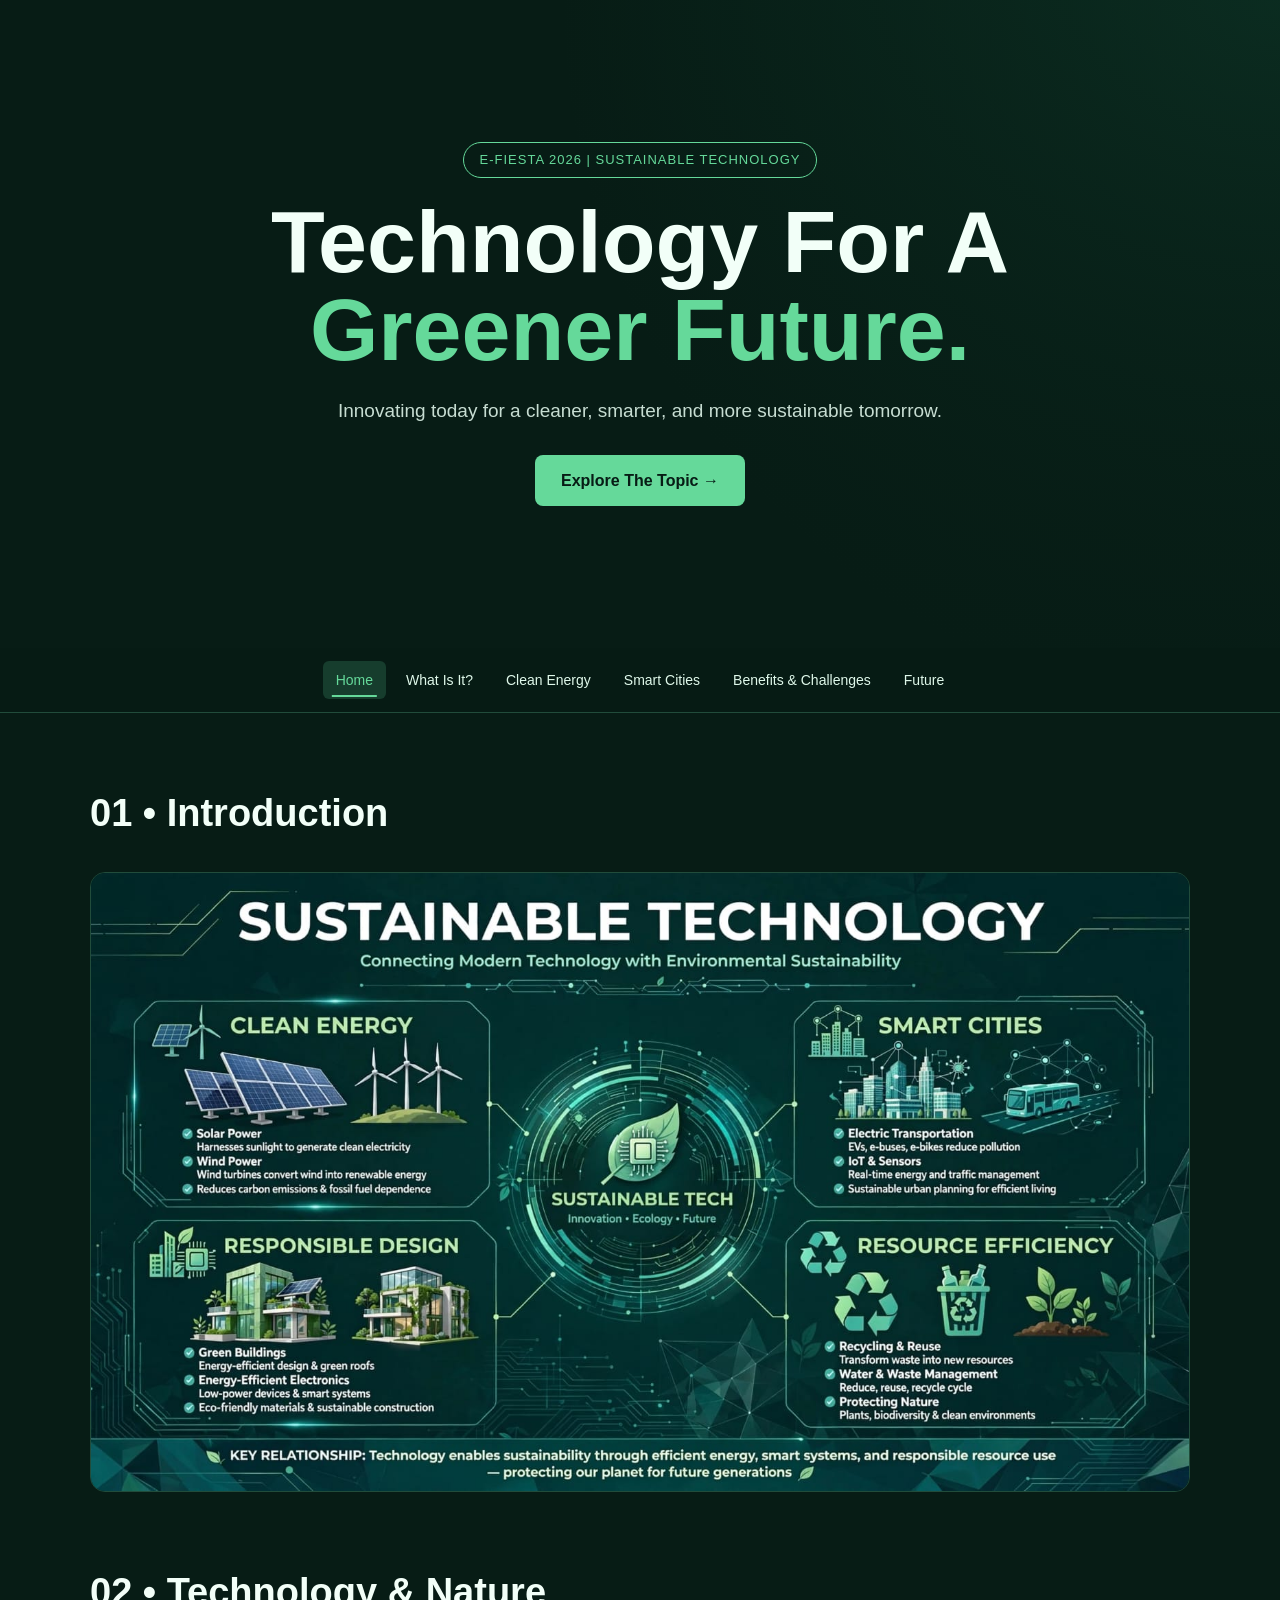
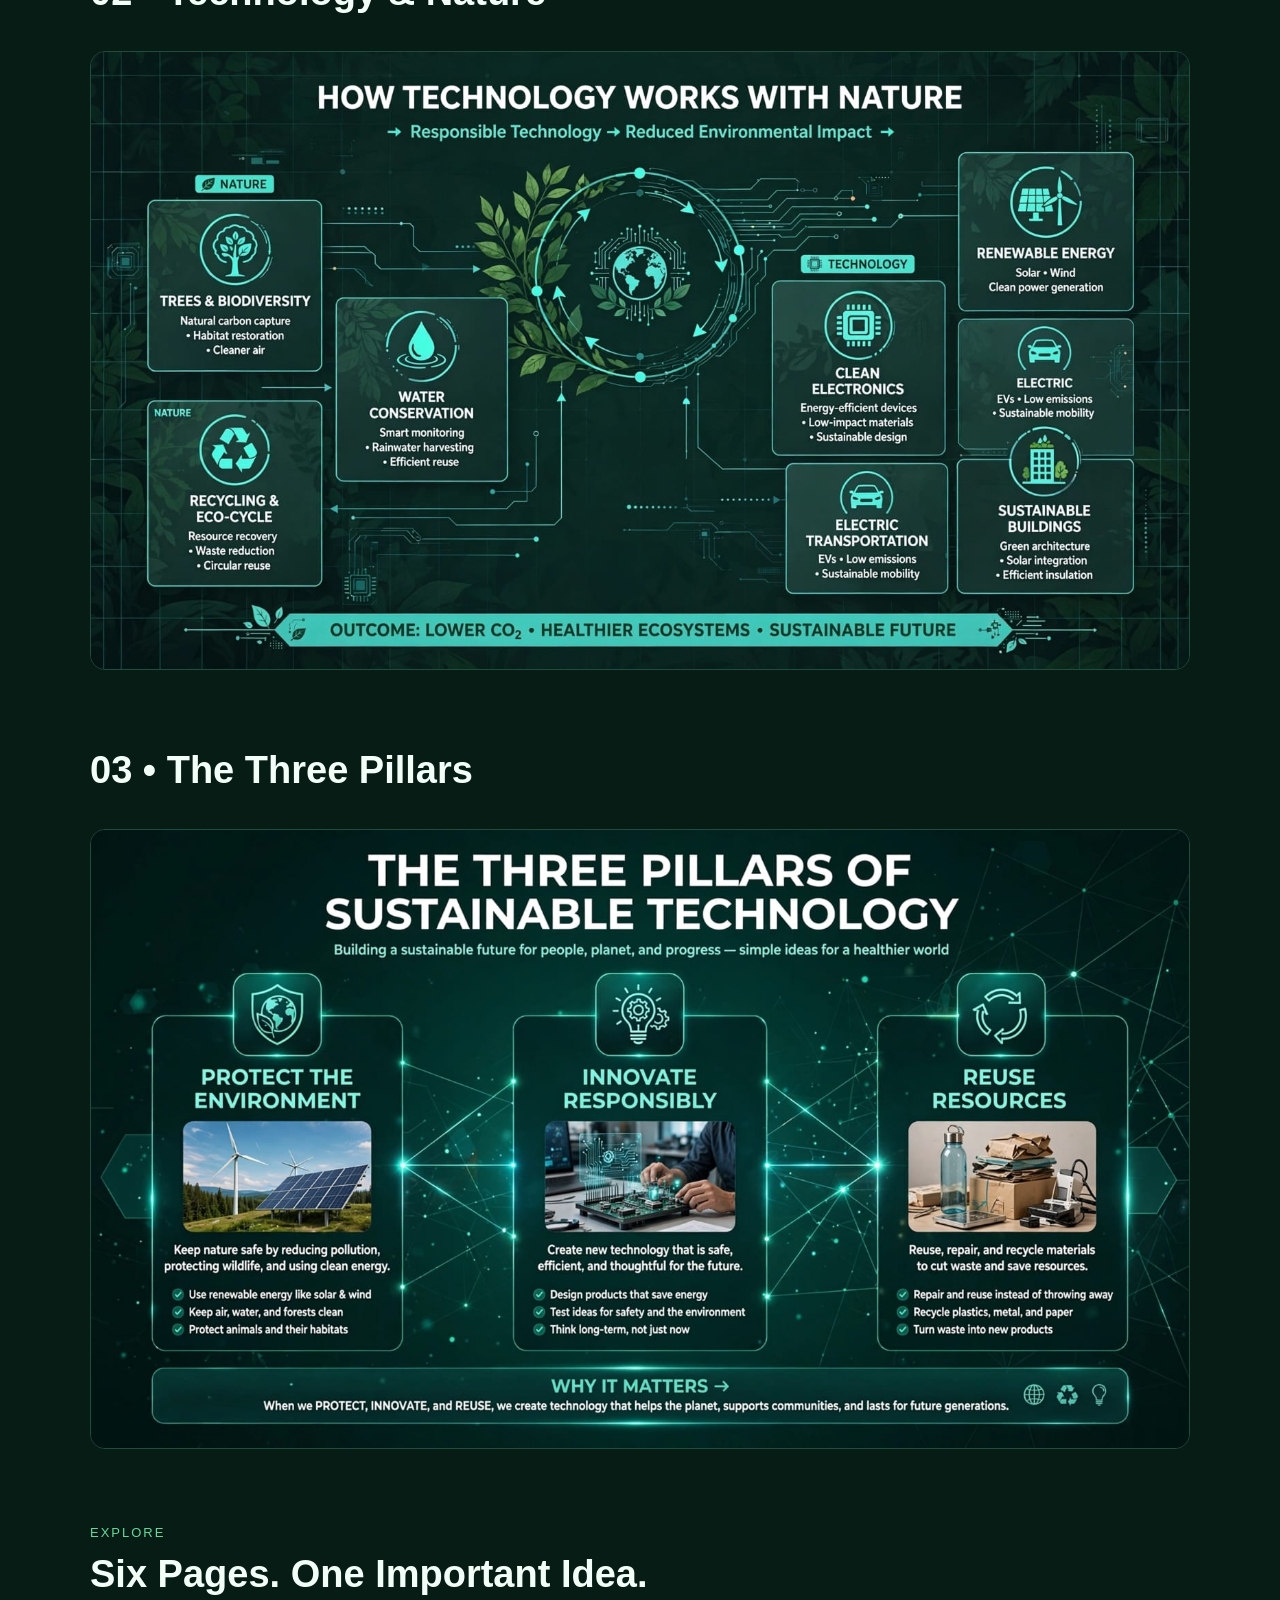
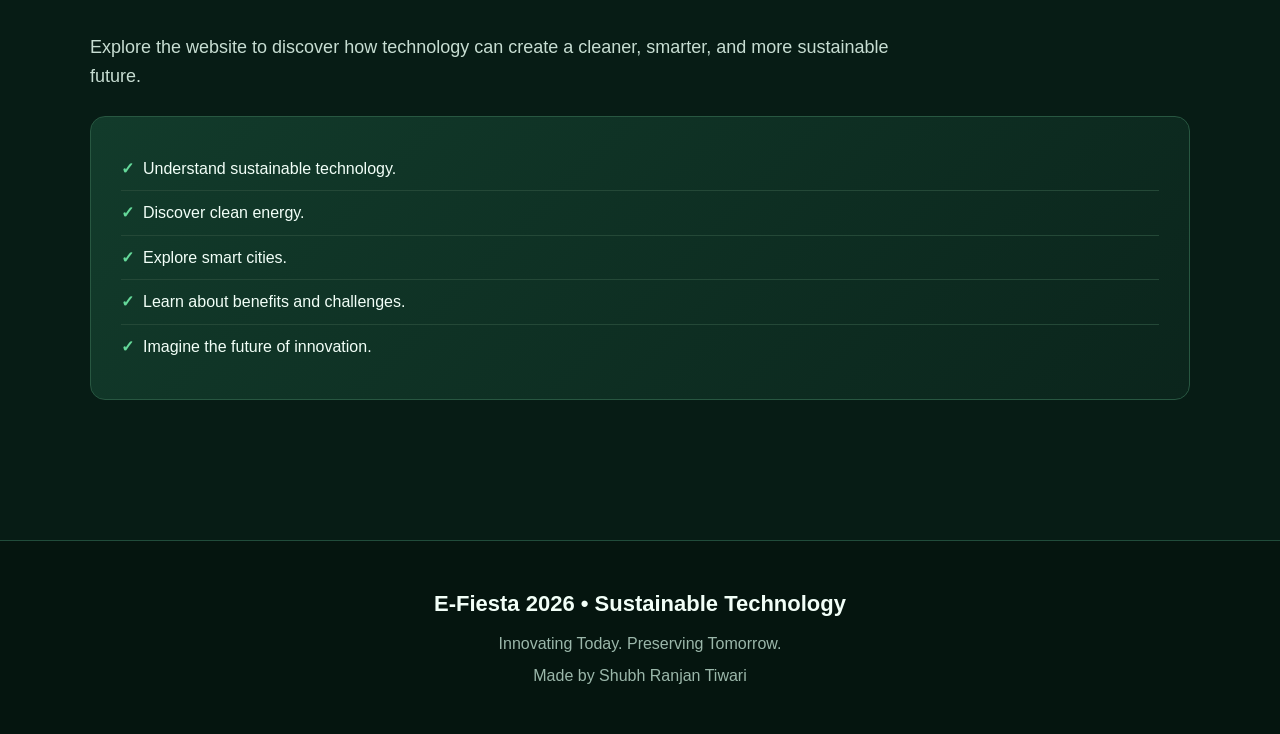
<file: index.html>
<!DOCTYPE html>
<html lang="en">
	<head>
		<meta charset="UTF-8">
		<meta name="viewport" content="width=device-width,initial-scale=1.0">
		<title>Home | Sustainable Technology</title>
		<link rel="stylesheet" href="style.css">
	</head>
	<body>
		<header>
			<div class="hero">
				<div class="tag">E-FIESTA 2026 | SUSTAINABLE TECHNOLOGY</div>
				<h1>Technology For A <span>Greener Future.</span></h1>
				<p>Innovating today for a cleaner, smarter, and more sustainable tomorrow.</p>
				<a class="button" href="what-is.html">Explore The Topic →</a>
			</div>
		</header>
		<nav>
			<a class="active" href="home.html">Home</a>
			<a href="what-is.html">What Is It?</a>
			<a href="clean-energy.html">Clean Energy</a>
			<a href="smart-cities.html">Smart Cities</a>
			<a href="benefits.html">Benefits & Challenges</a>
			<a href="future.html">Future</a>
		</nav>
		<main>
			<section>
				<h2>01 • Introduction</h2>
				<img class="topic-image" src="images/home/01.jpeg">
			</section>
			<section>
				<h2>02 • Technology & Nature</h2>
				<img class="topic-image" src="images/home/02.jpeg">
			</section>
			<section>
				<h2>03 • The Three Pillars</h2>
				<img class="topic-image" src="images/home/03.jpeg">
			</section>
			<section>
				<div class="section-title">
					<span>Explore</span>
					<h2>Six Pages. One Important Idea.</h2>
				</div>
				<p class="intro">Explore the website to discover how technology can create a cleaner, smarter, and more sustainable future.</p>
				<div class="feature-box">
					<ul>
						<li>Understand sustainable technology.</li>
						<li>Discover clean energy.</li>
						<li>Explore smart cities.</li>
						<li>Learn about benefits and challenges.</li>
						<li>Imagine the future of innovation.</li>
					</ul>
				</div>
			</section>
		</main>
		<footer>
			<h3>E-Fiesta 2026 • Sustainable Technology</h3>
			<p>Innovating Today. Preserving Tomorrow.</p>
			<p>Made by Shubh Ranjan Tiwari</p>
		</footer>
	</body>
</html>
</file>
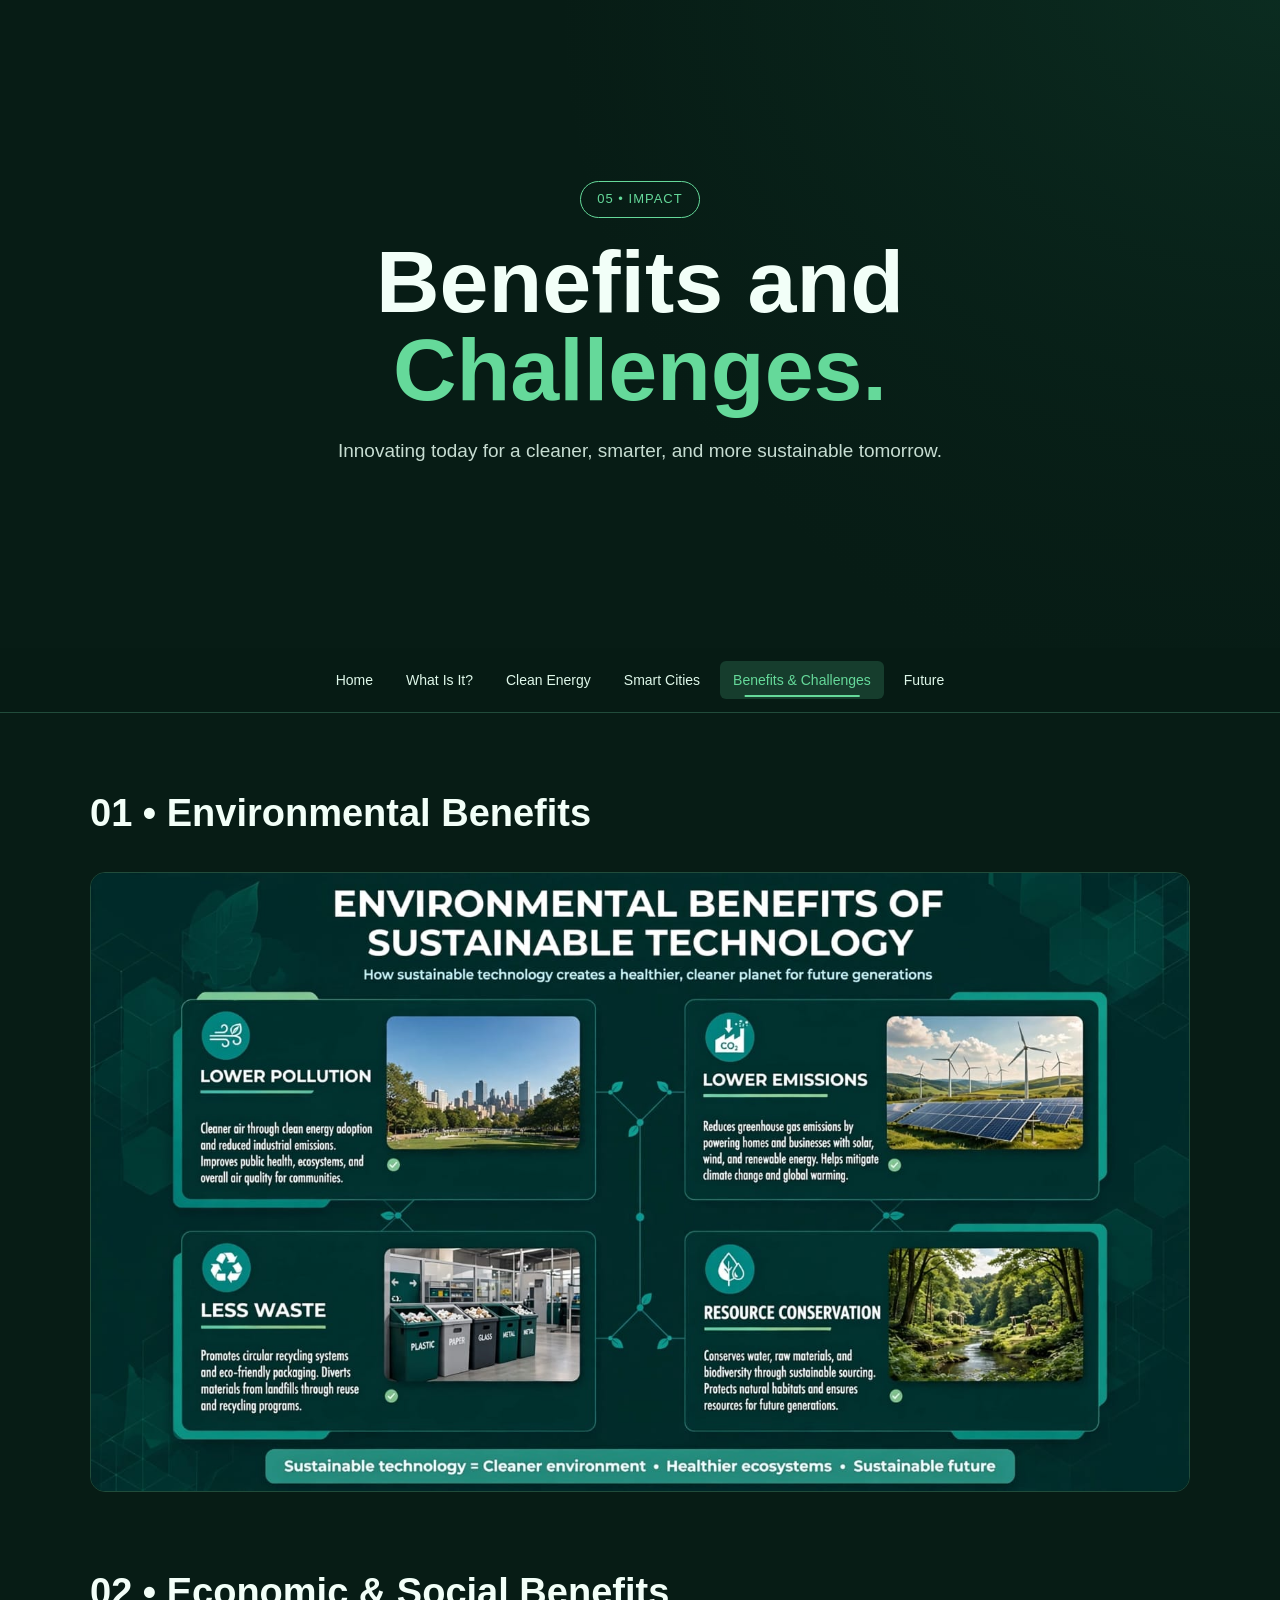
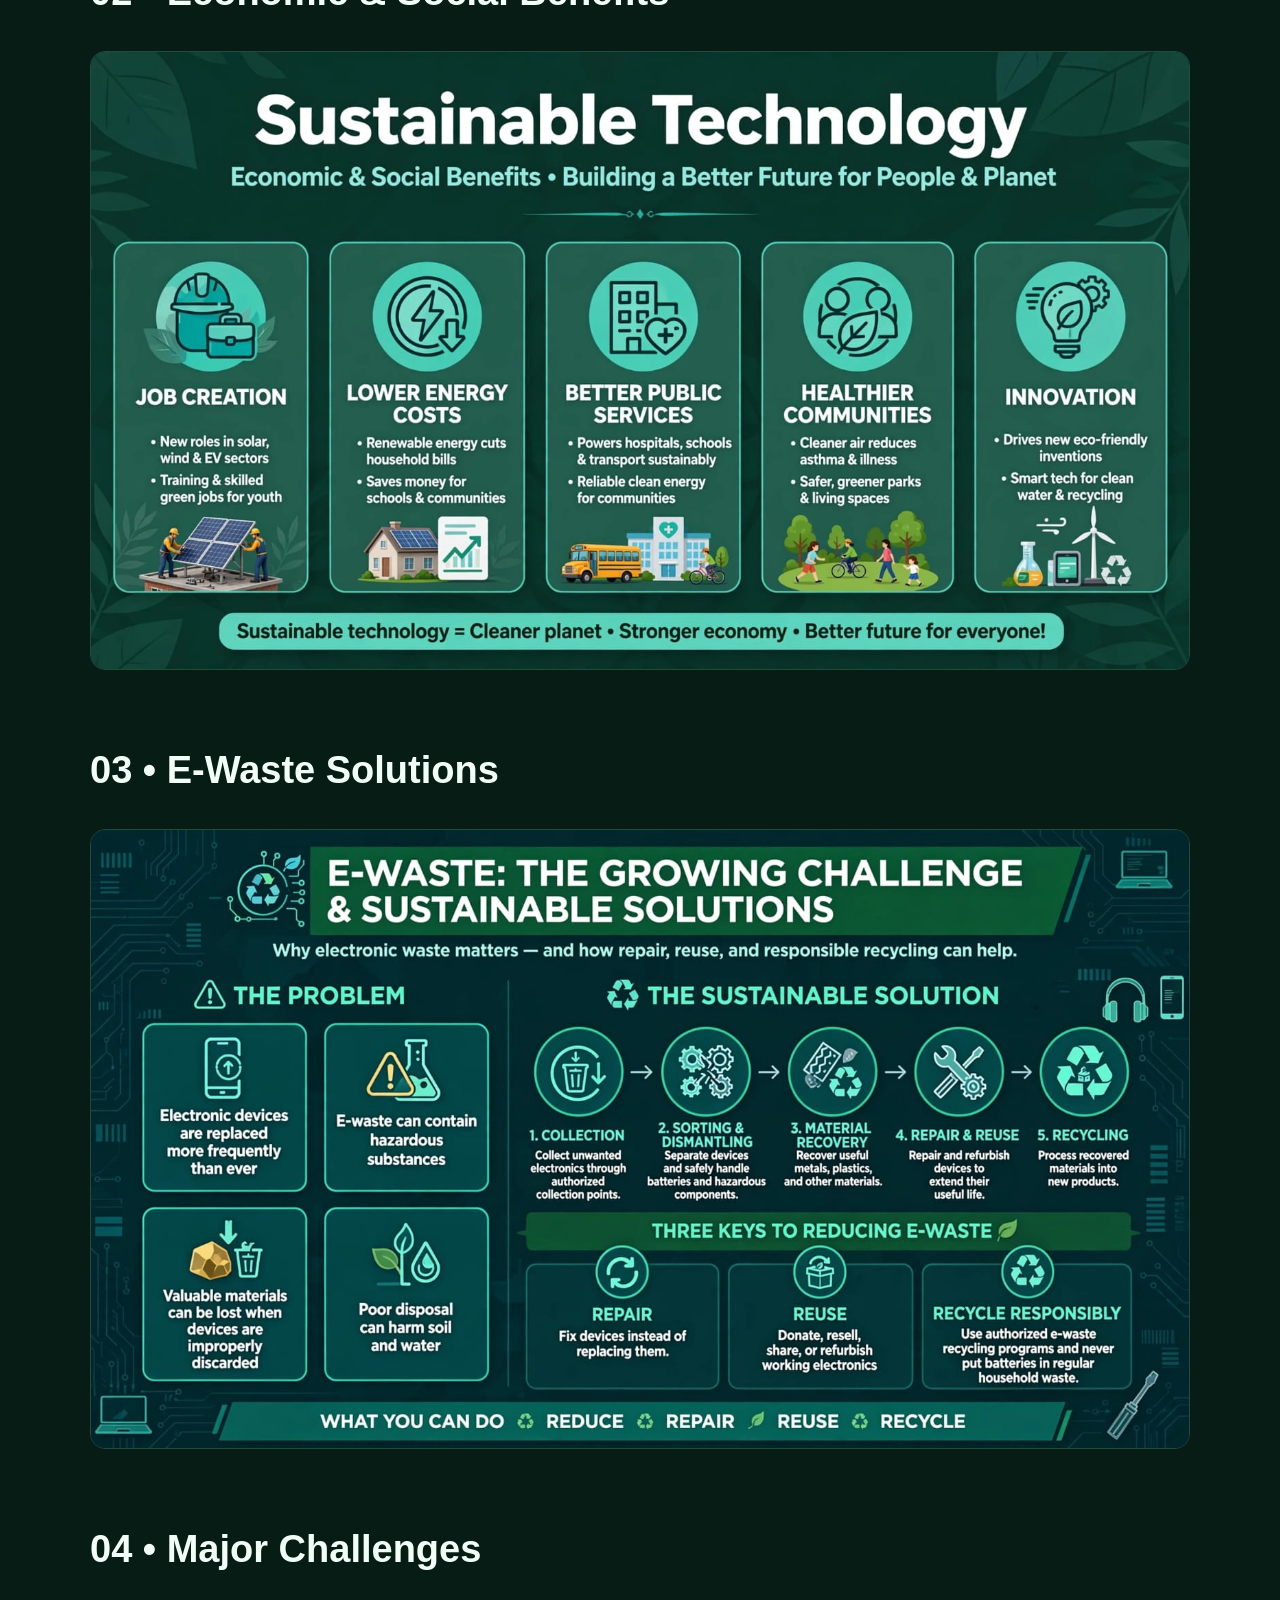
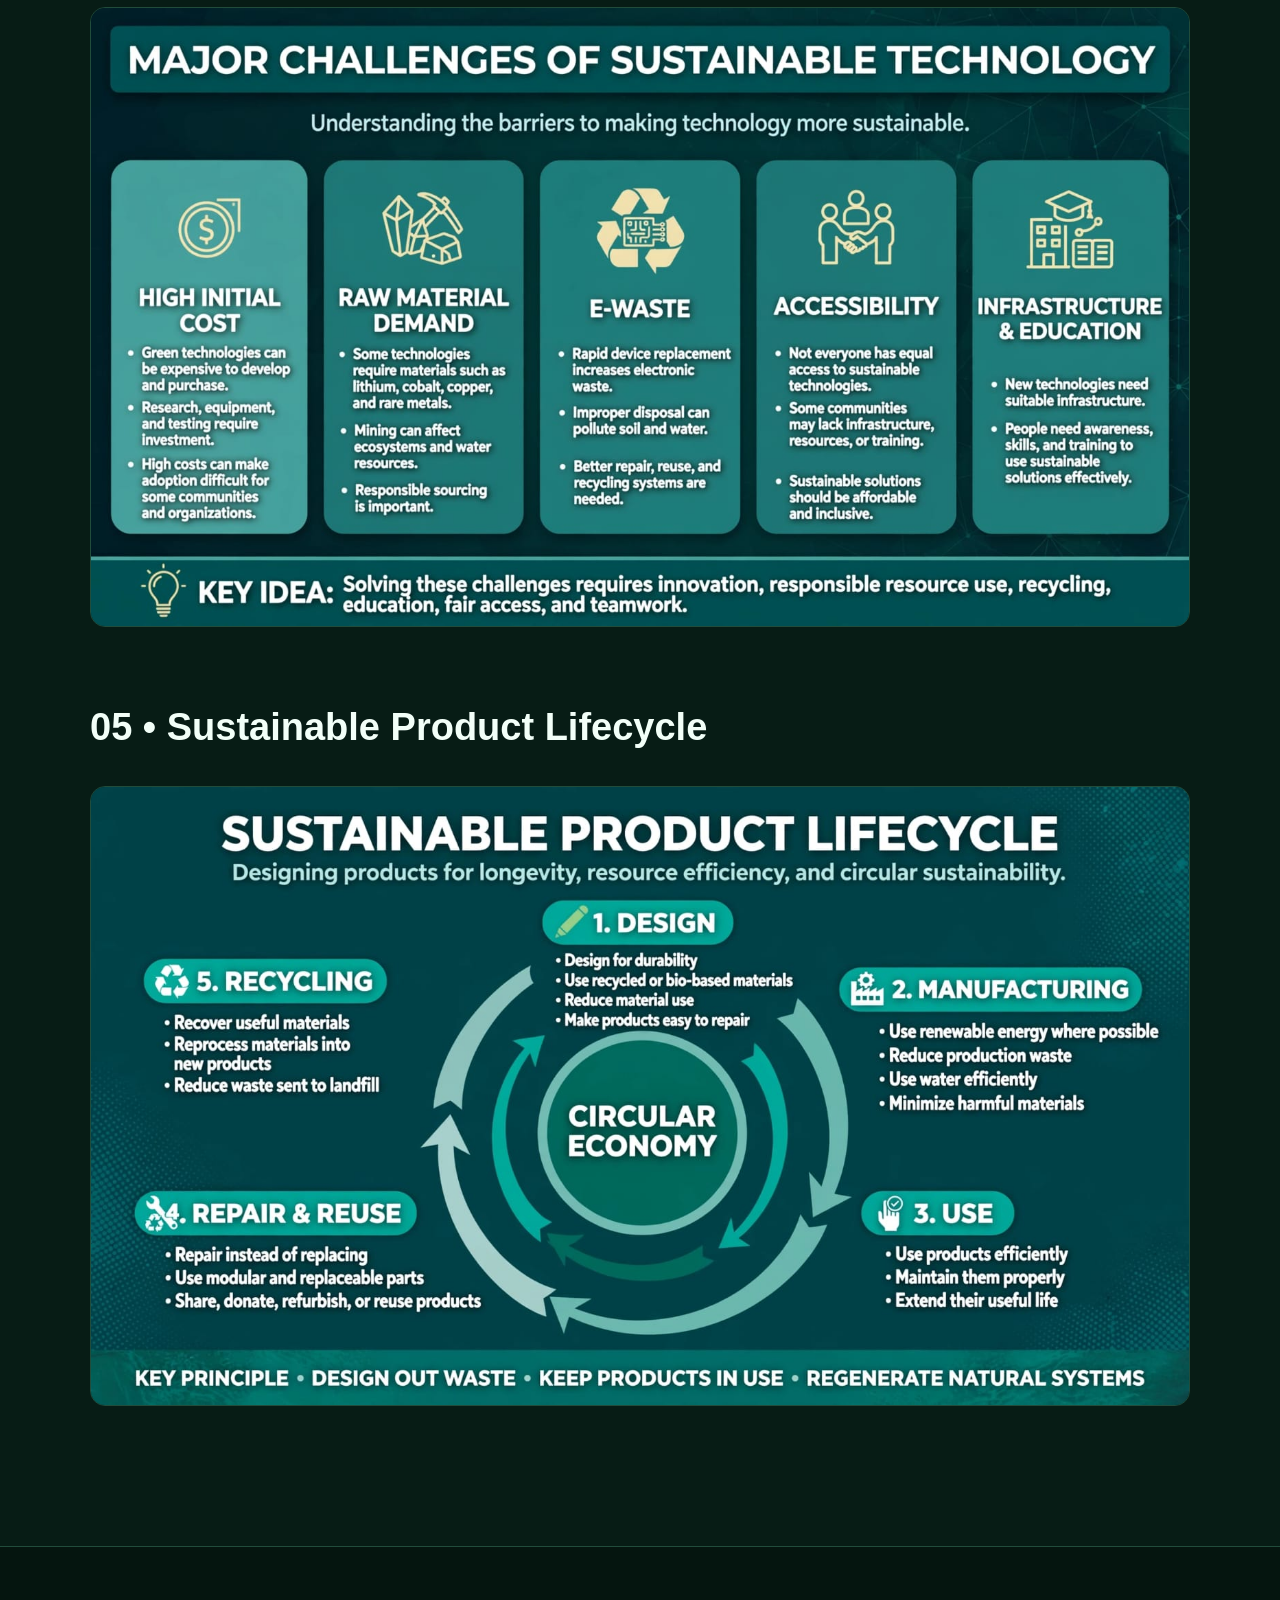
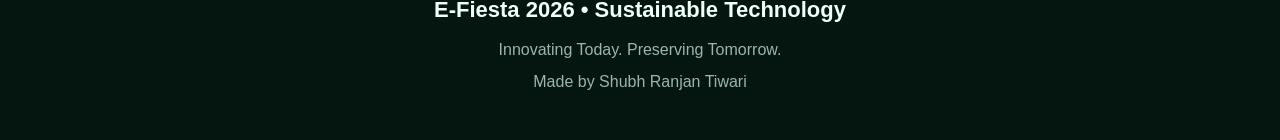
<file: benefits.html>
<!DOCTYPE html>
<html lang="en">
	<head>
		<meta charset="UTF-8">
		<meta name="viewport" content="width=device-width,initial-scale=1.0">
		<title>Benefits & Challenges | Sustainable Technology</title>
		<link rel="stylesheet" href="style.css">
	</head>
	<body>
		<header>
			<div class="hero">
				<div class="tag">05 • IMPACT</div>
				<h1>Benefits and <span>Challenges.</span></h1>
				<p>Innovating today for a cleaner, smarter, and more sustainable tomorrow.</p>
			</div>
		</header>
		<nav>
			<a href="home.html">Home</a>
			<a href="what-is.html">What Is It?</a>
			<a href="clean-energy.html">Clean Energy</a>
			<a href="smart-cities.html">Smart Cities</a>
			<a class="active" href="benefits.html">Benefits & Challenges</a>
			<a href="future.html">Future</a>
		</nav>
		<main>
			<section>
				<h2>01 • Environmental Benefits</h2>
				<img class="topic-image" src="images/benefits/17.jpeg">
			</section>
			<section>
				<h2>02 • Economic & Social Benefits</h2>
				<img class="topic-image" src="images/benefits/18.jpeg">
			</section>
			<section>
				<h2>03 • E-Waste Solutions</h2>
				<img class="topic-image" src="images/benefits/19.jpeg">
			</section>
			<section>
				<h2>04 • Major Challenges</h2>
				<img class="topic-image" src="images/benefits/20.jpeg">
			</section>
			<section>
				<h2>05 • Sustainable Product Lifecycle</h2>
				<img class="topic-image" src="images/benefits/21.jpeg">
			</section>
		</main>
		<footer>
			<h3>E-Fiesta 2026 • Sustainable Technology</h3>
			<p>Innovating Today. Preserving Tomorrow.</p>
			<p>Made by Shubh Ranjan Tiwari</p>
		</footer>
	</body>
</html>
</file>
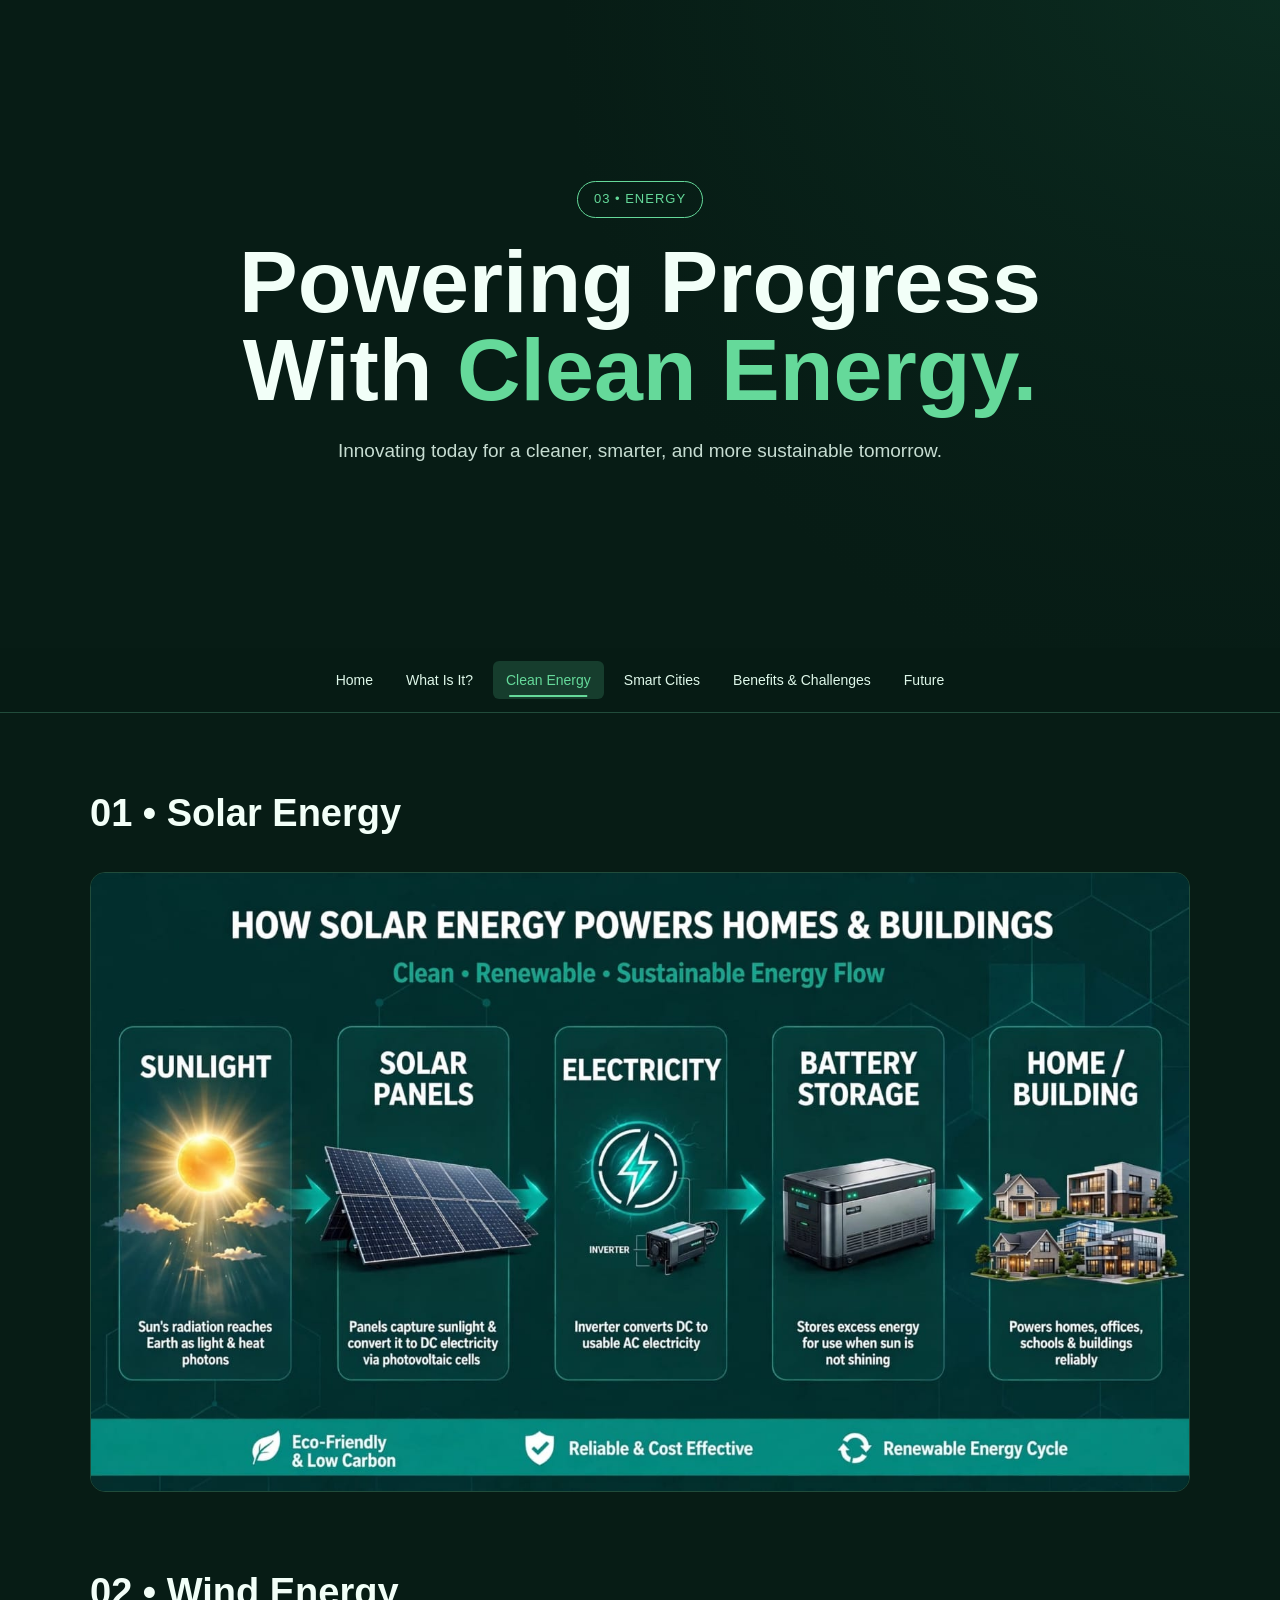
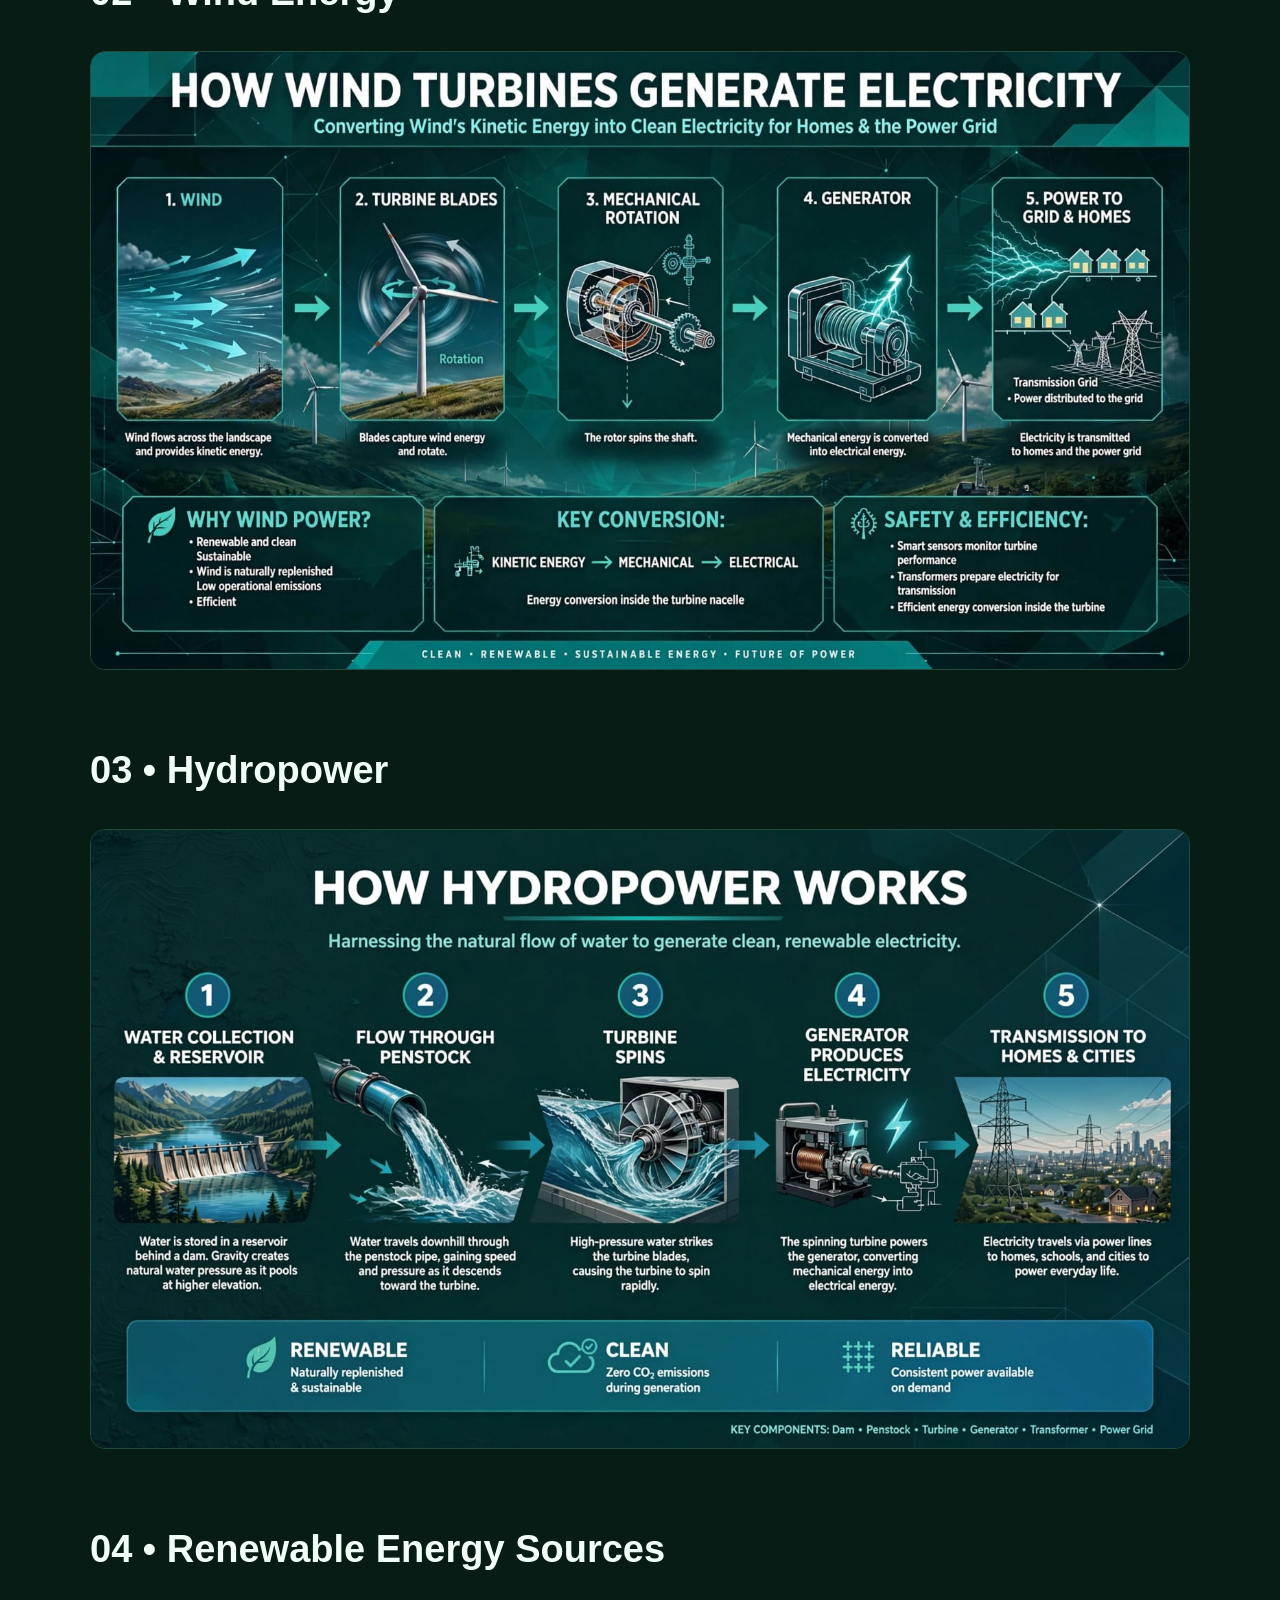
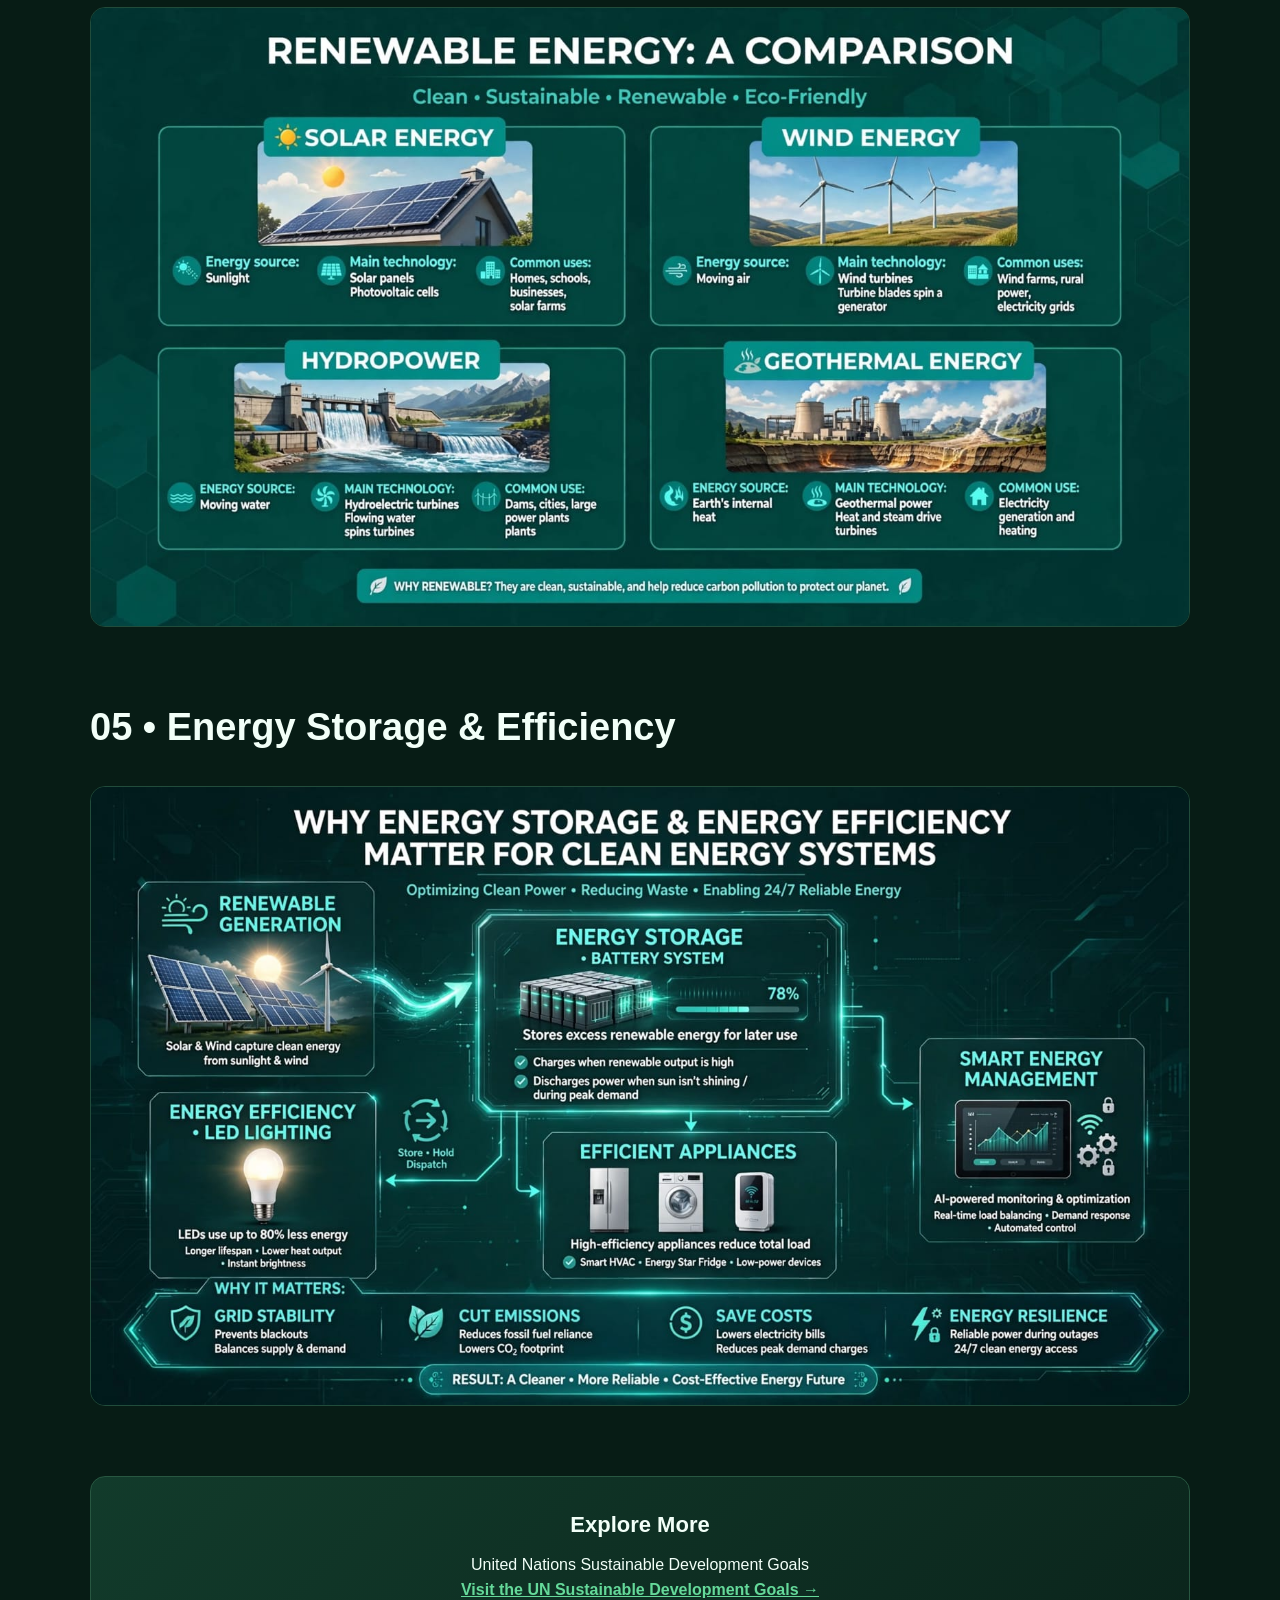
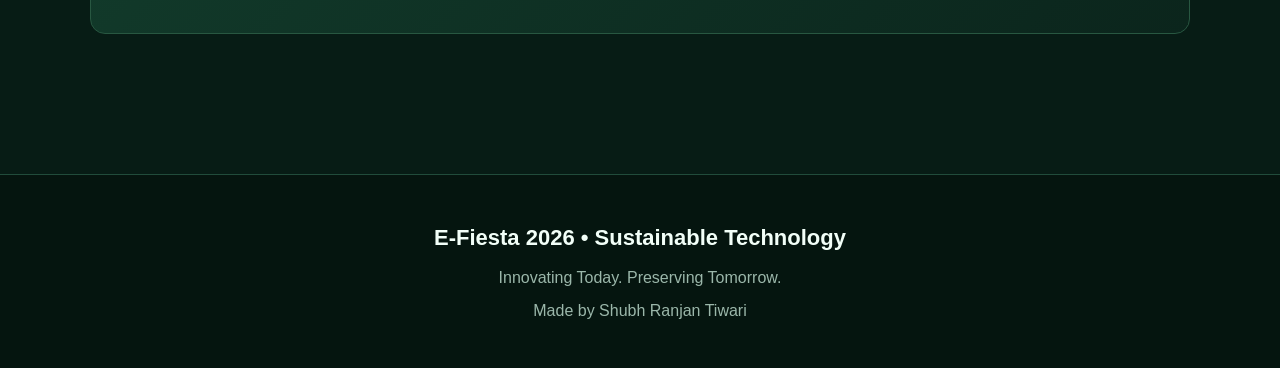
<file: clean-energy.html>
<!DOCTYPE html>
<html lang="en">
	<head>
		<meta charset="UTF-8">
		<meta name="viewport" content="width=device-width,initial-scale=1.0">
		<title>Clean Energy | Sustainable Technology</title>
		<link rel="stylesheet" href="style.css">
	</head>
	<body>
		<header>
			<div class="hero">
				<div class="tag">03 • ENERGY</div>
				<h1>Powering Progress With <span>Clean Energy.</span></h1>
				<p>Innovating today for a cleaner, smarter, and more sustainable tomorrow.</p>
			</div>
		</header>
		<nav>
			<a href="home.html">Home</a>
			<a href="what-is.html">What Is It?</a>
			<a class="active" href="clean-energy.html">Clean Energy</a>
			<a href="smart-cities.html">Smart Cities</a>
			<a href="benefits.html">Benefits & Challenges</a>
			<a href="future.html">Future</a>
		</nav>
		<main>
			<section>
				<h2>01 • Solar Energy</h2>
				<img class="topic-image" src="images/clean-energy/08.jpeg">
			</section>
			<section>
				<h2>02 • Wind Energy</h2>
				<img class="topic-image" src="images/clean-energy/09.jpeg">
			</section>
			<section>
				<h2>03 • Hydropower</h2>
				<img class="topic-image" src="images/clean-energy/10.jpeg">
			</section>
			<section>
				<h2>04 • Renewable Energy Sources</h2>
				<img class="topic-image" src="images/clean-energy/11.jpeg">
			</section>
			<section>
				<h2>05 • Energy Storage & Efficiency</h2>
				<img class="topic-image" src="images/clean-energy/12.jpeg">
			</section>
			<section>
				<div class="link-box">
					<h3>Explore More</h3>
					<p>United Nations Sustainable Development Goals</p>
					<a href="https://sdgs.un.org/goals" target="_blank">Visit the UN Sustainable Development Goals →</a>
				</div>
			</section>
		</main>
		<footer>
			<h3>E-Fiesta 2026 • Sustainable Technology</h3>
			<p>Innovating Today. Preserving Tomorrow.</p>
			<p>Made by Shubh Ranjan Tiwari</p>
		</footer>
	</body>
</html>
</file>
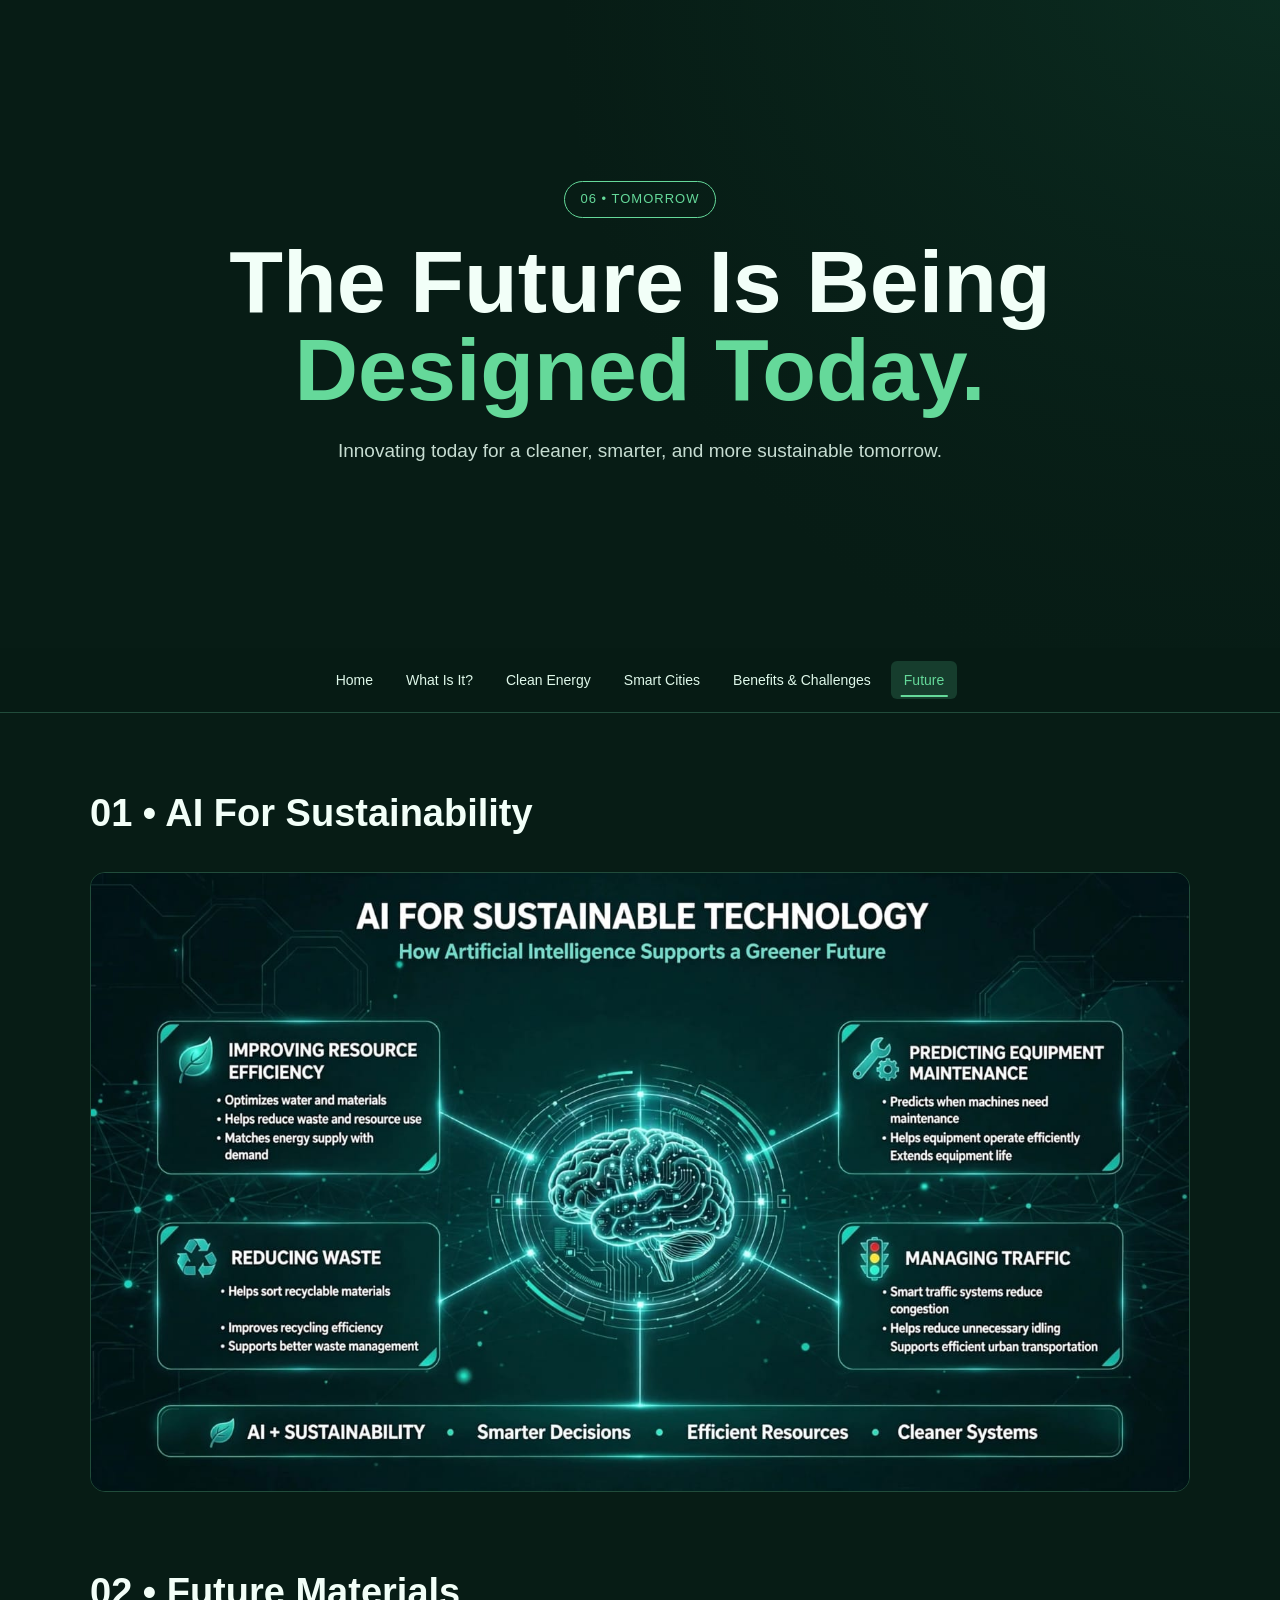
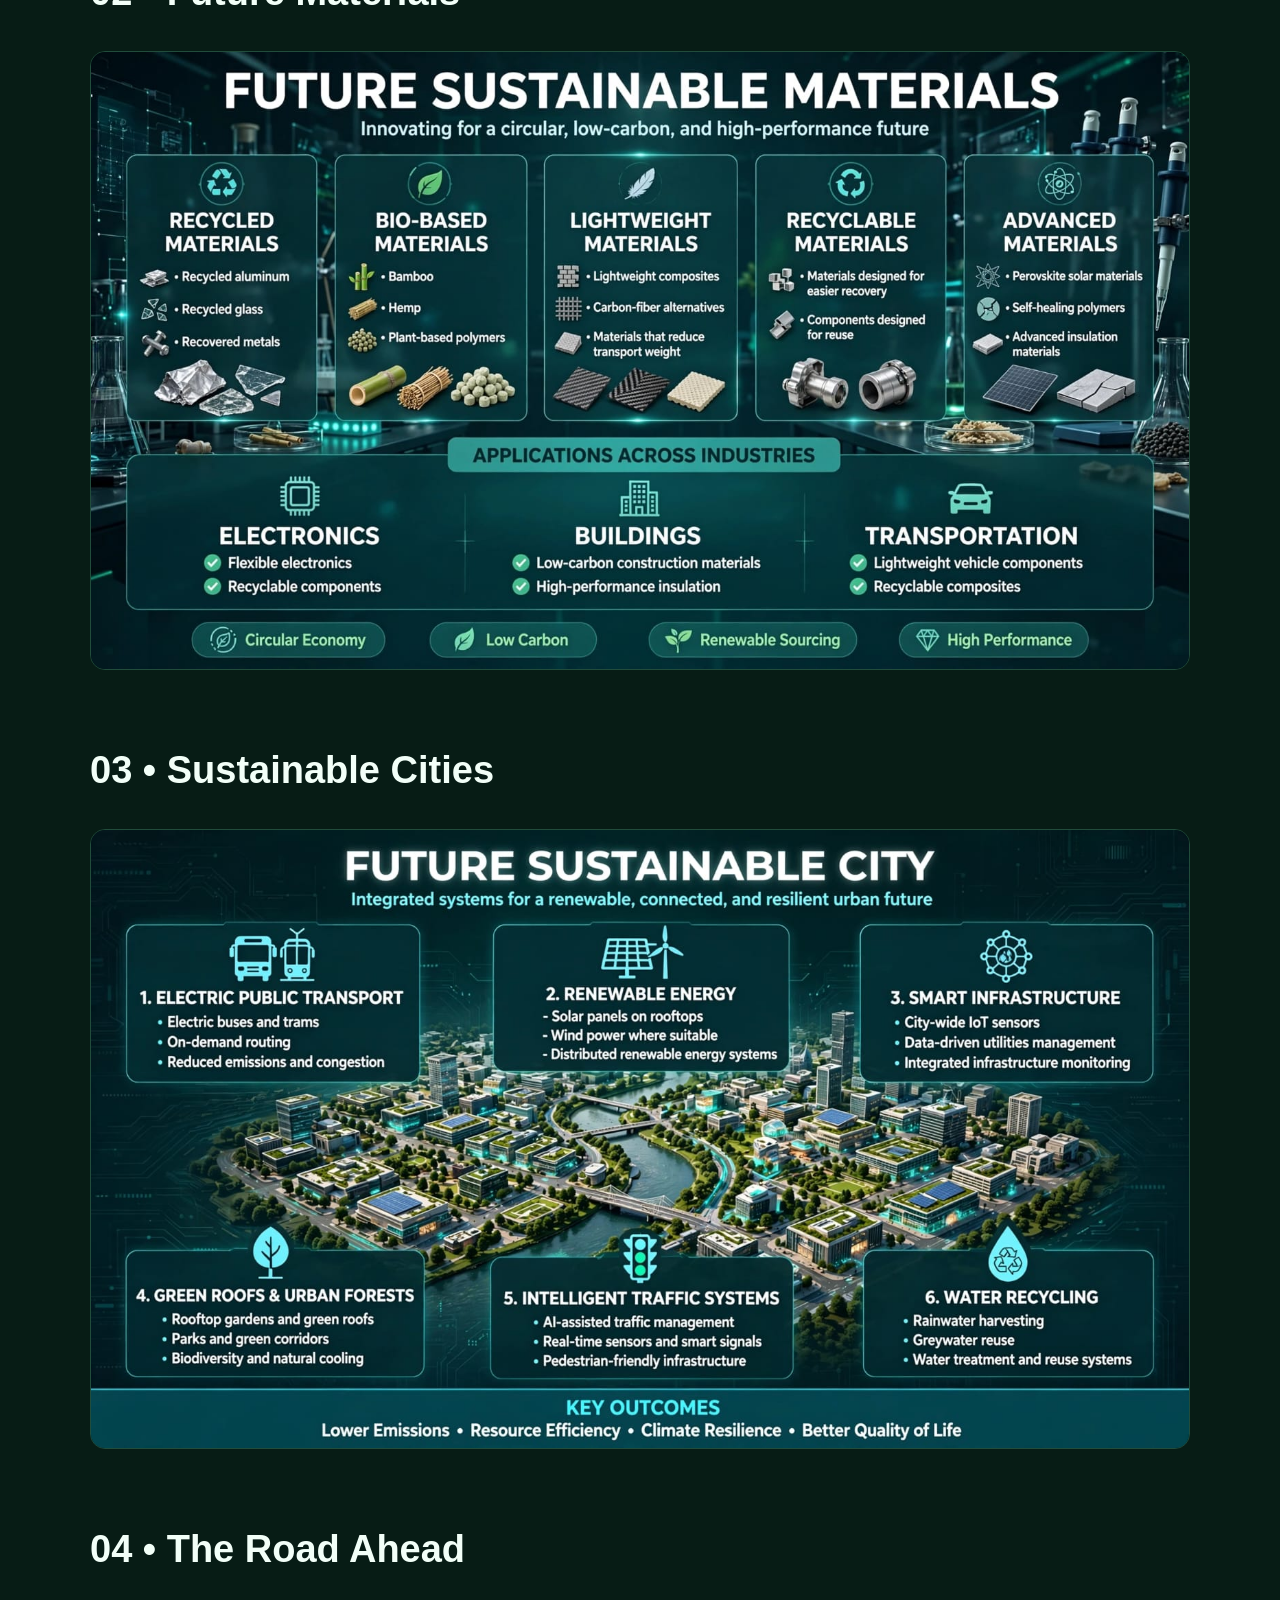
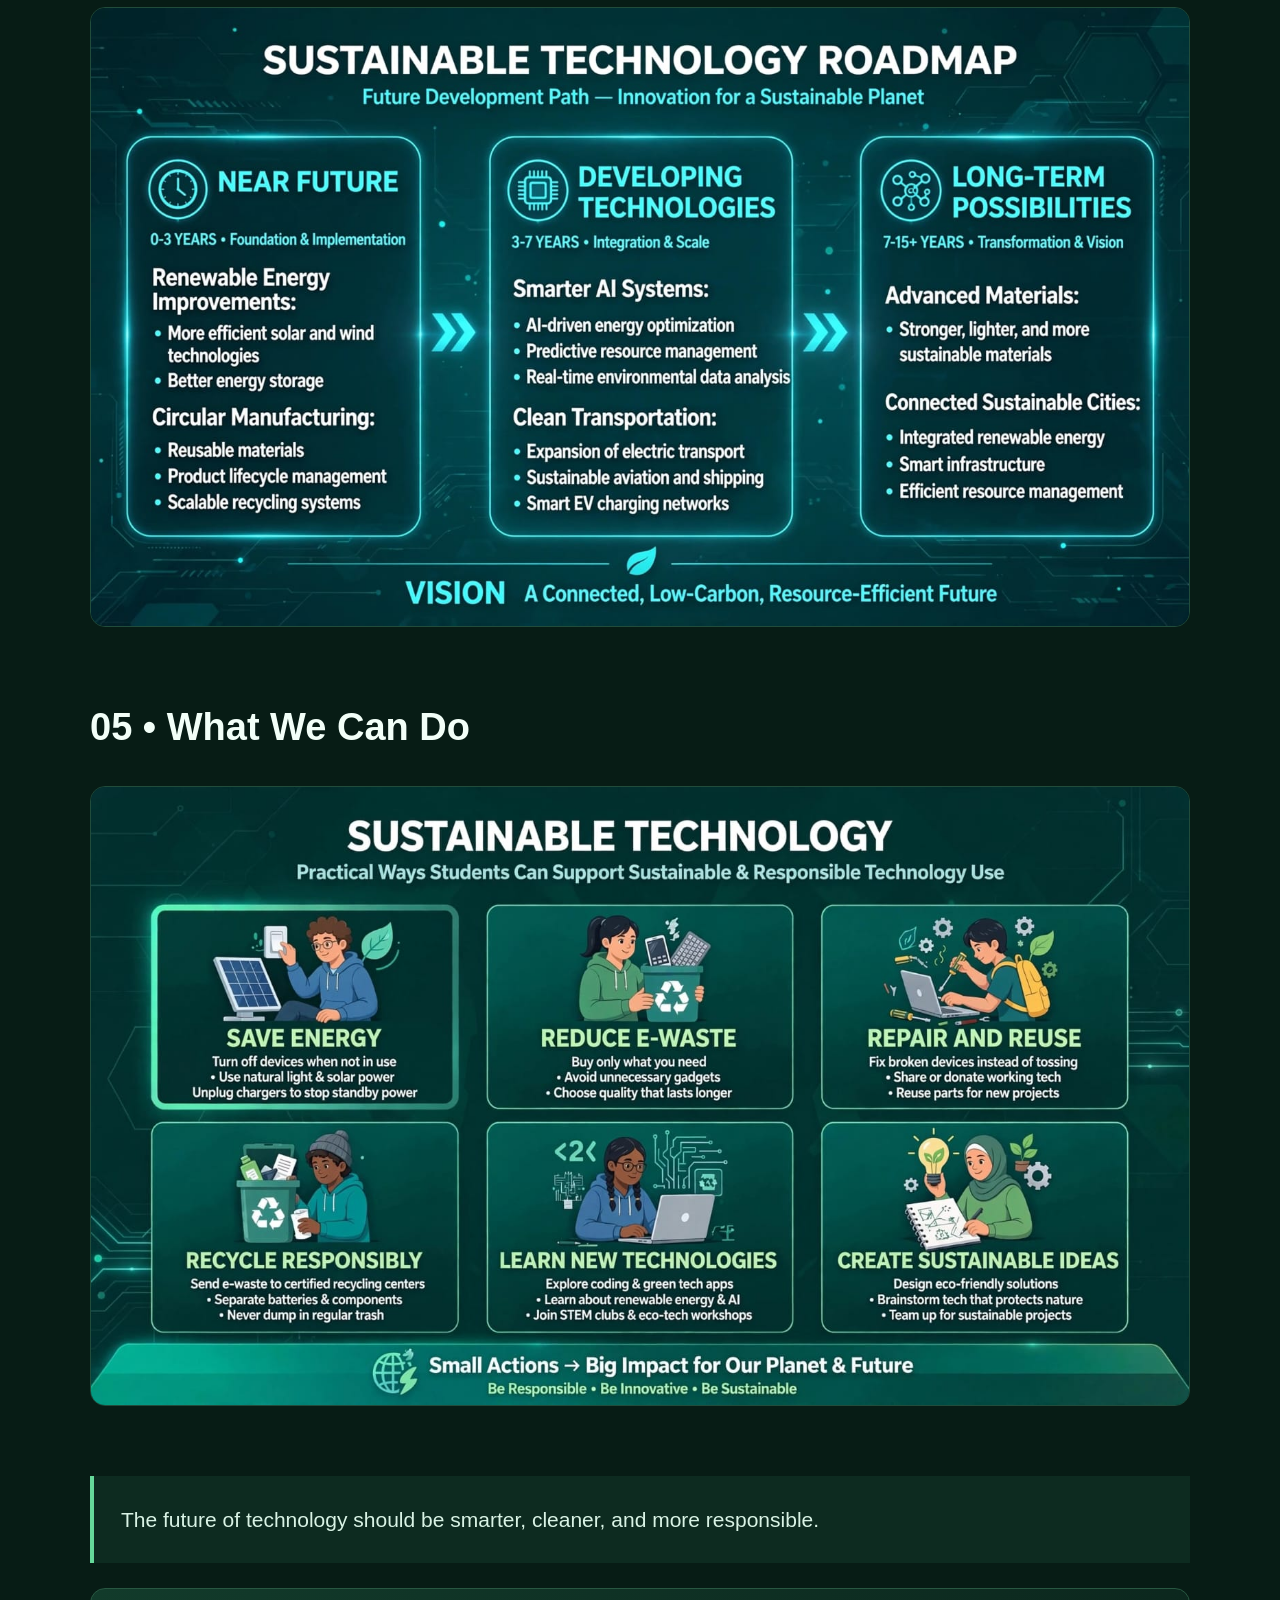
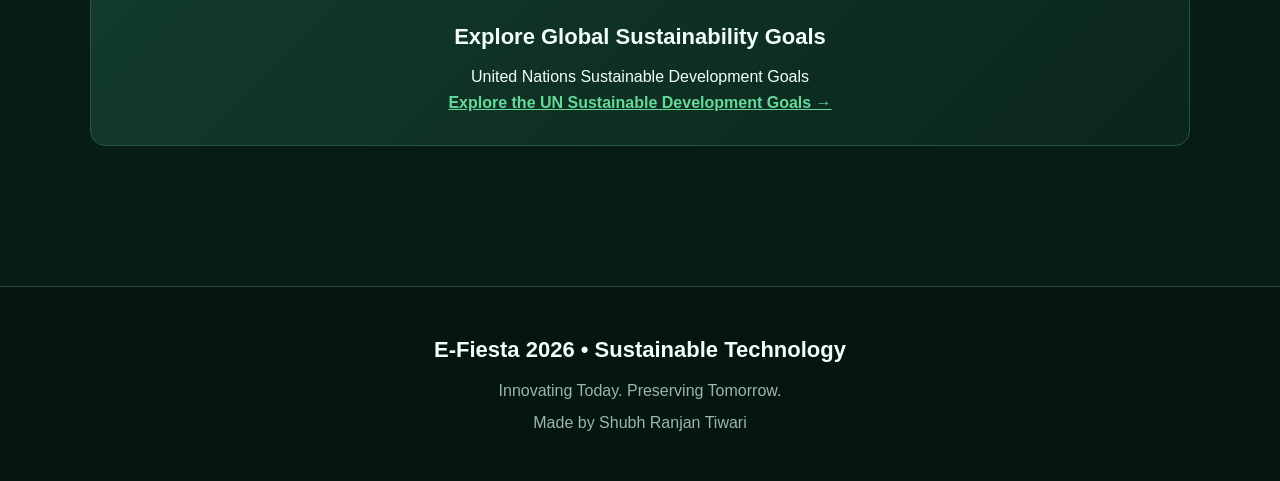
<file: future.html>
<!DOCTYPE html>
<html lang="en">
	<head>
		<meta charset="UTF-8">
		<meta name="viewport" content="width=device-width,initial-scale=1.0">
		<title>Future | Sustainable Technology</title>
		<link rel="stylesheet" href="style.css">
	</head>
	<body>
		<header>
			<div class="hero">
				<div class="tag">06 • TOMORROW</div>
				<h1>The Future Is Being <span>Designed Today.</span></h1>
				<p>Innovating today for a cleaner, smarter, and more sustainable tomorrow.</p>
			</div>
		</header>
		<nav>
			<a href="home.html">Home</a>
			<a href="what-is.html">What Is It?</a>
			<a href="clean-energy.html">Clean Energy</a>
			<a href="smart-cities.html">Smart Cities</a>
			<a href="benefits.html">Benefits & Challenges</a>
			<a class="active" href="future.html">Future</a>
		</nav>
		<main>
			<section>
				<h2>01 • AI For Sustainability</h2>
				<img class="topic-image" src="images/future/22.jpeg">
			</section>
			<section>
				<h2>02 • Future Materials</h2>
				<img class="topic-image" src="images/future/23.jpeg">
			</section>
			<section>
				<h2>03 • Sustainable Cities</h2>
				<img class="topic-image" src="images/future/24.jpeg">
			</section>
			<section>
				<h2>04 • The Road Ahead</h2>
				<img class="topic-image" src="images/future/25.jpeg">
			</section>
			<section>
				<h2>05 • What We Can Do</h2>
				<img class="topic-image" src="images/future/26.jpeg">
			</section>
			<section>
				<div class="quote">The future of technology should be smarter, cleaner, and more responsible.</div>
				<div class="link-box">
					<h3>Explore Global Sustainability Goals</h3>
					<p>United Nations Sustainable Development Goals</p>
					<a href="https://sdgs.un.org/goals" target="_blank">Explore the UN Sustainable Development Goals →</a>
				</div>
			</section>
		</main>
		<footer>
			<h3>E-Fiesta 2026 • Sustainable Technology</h3>
			<p>Innovating Today. Preserving Tomorrow.</p>
			<p>Made by Shubh Ranjan Tiwari</p>
		</footer>
	</body>
</html>
</file>
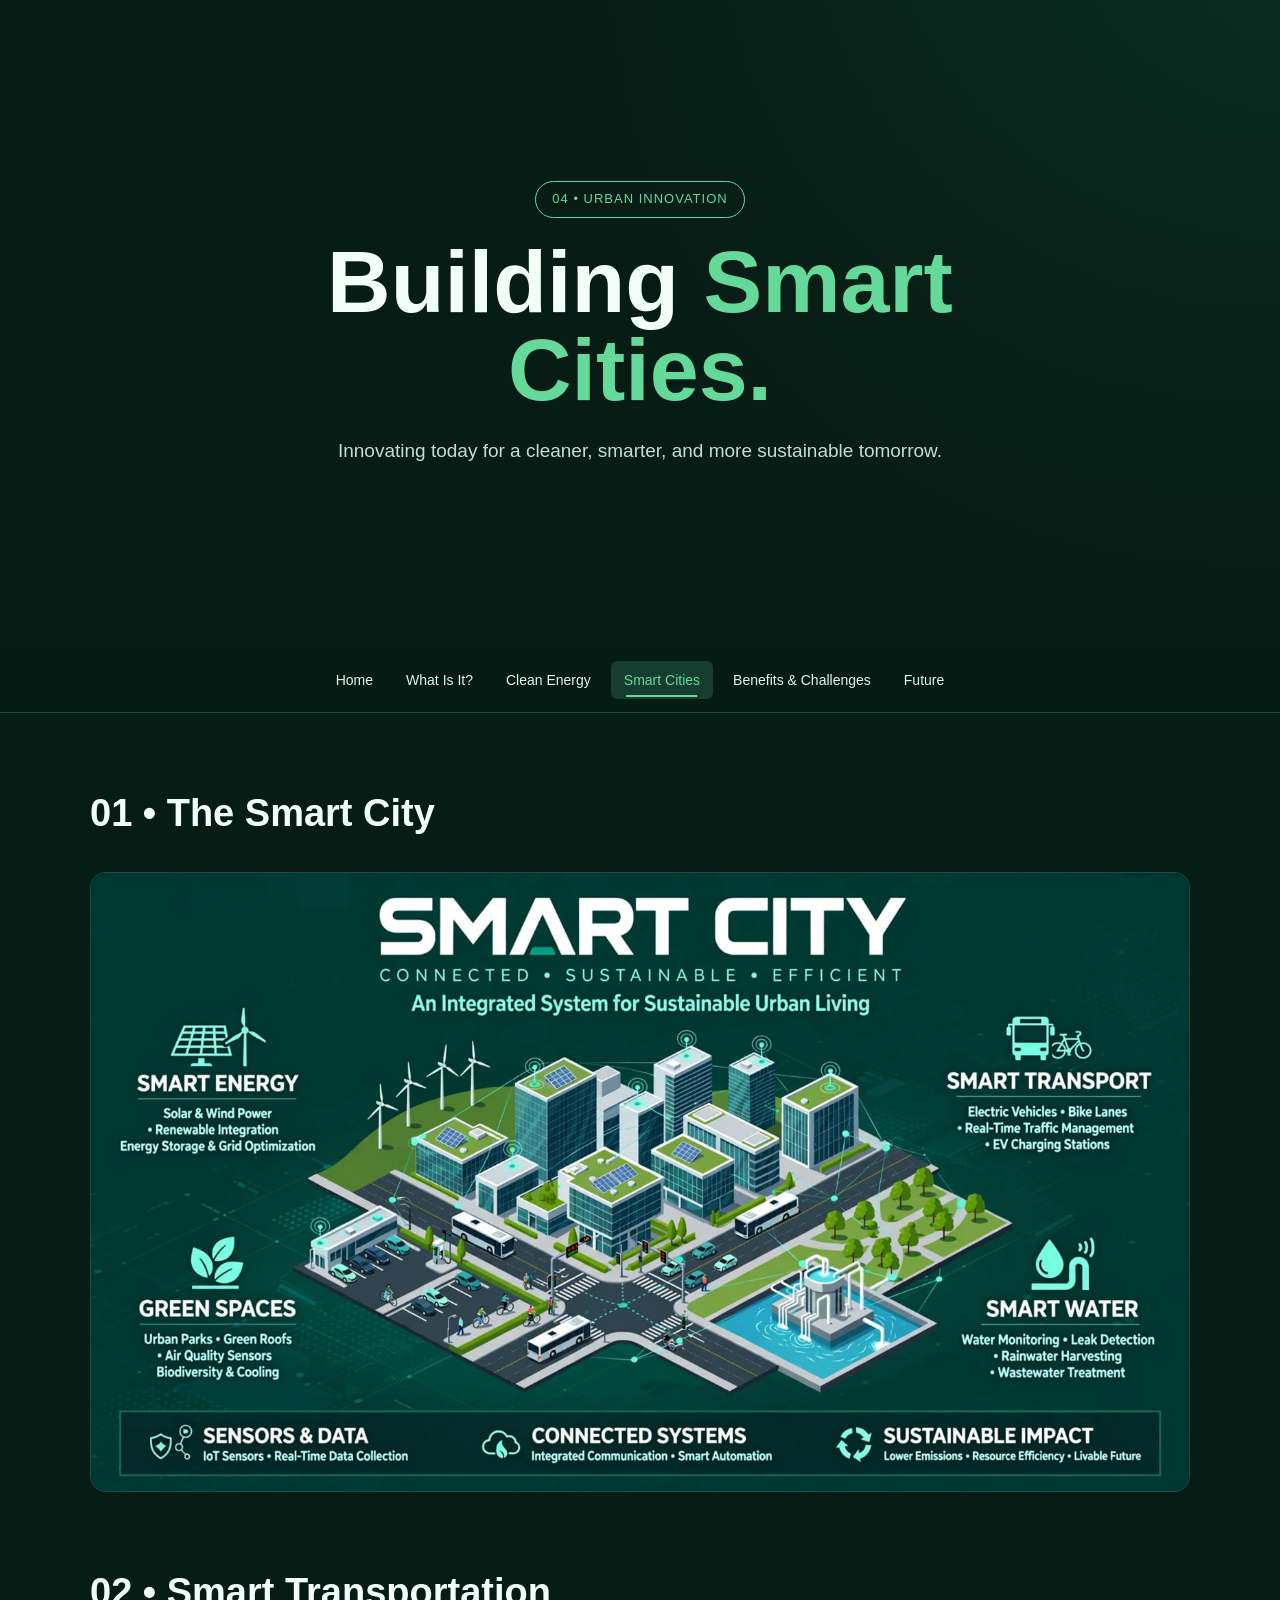
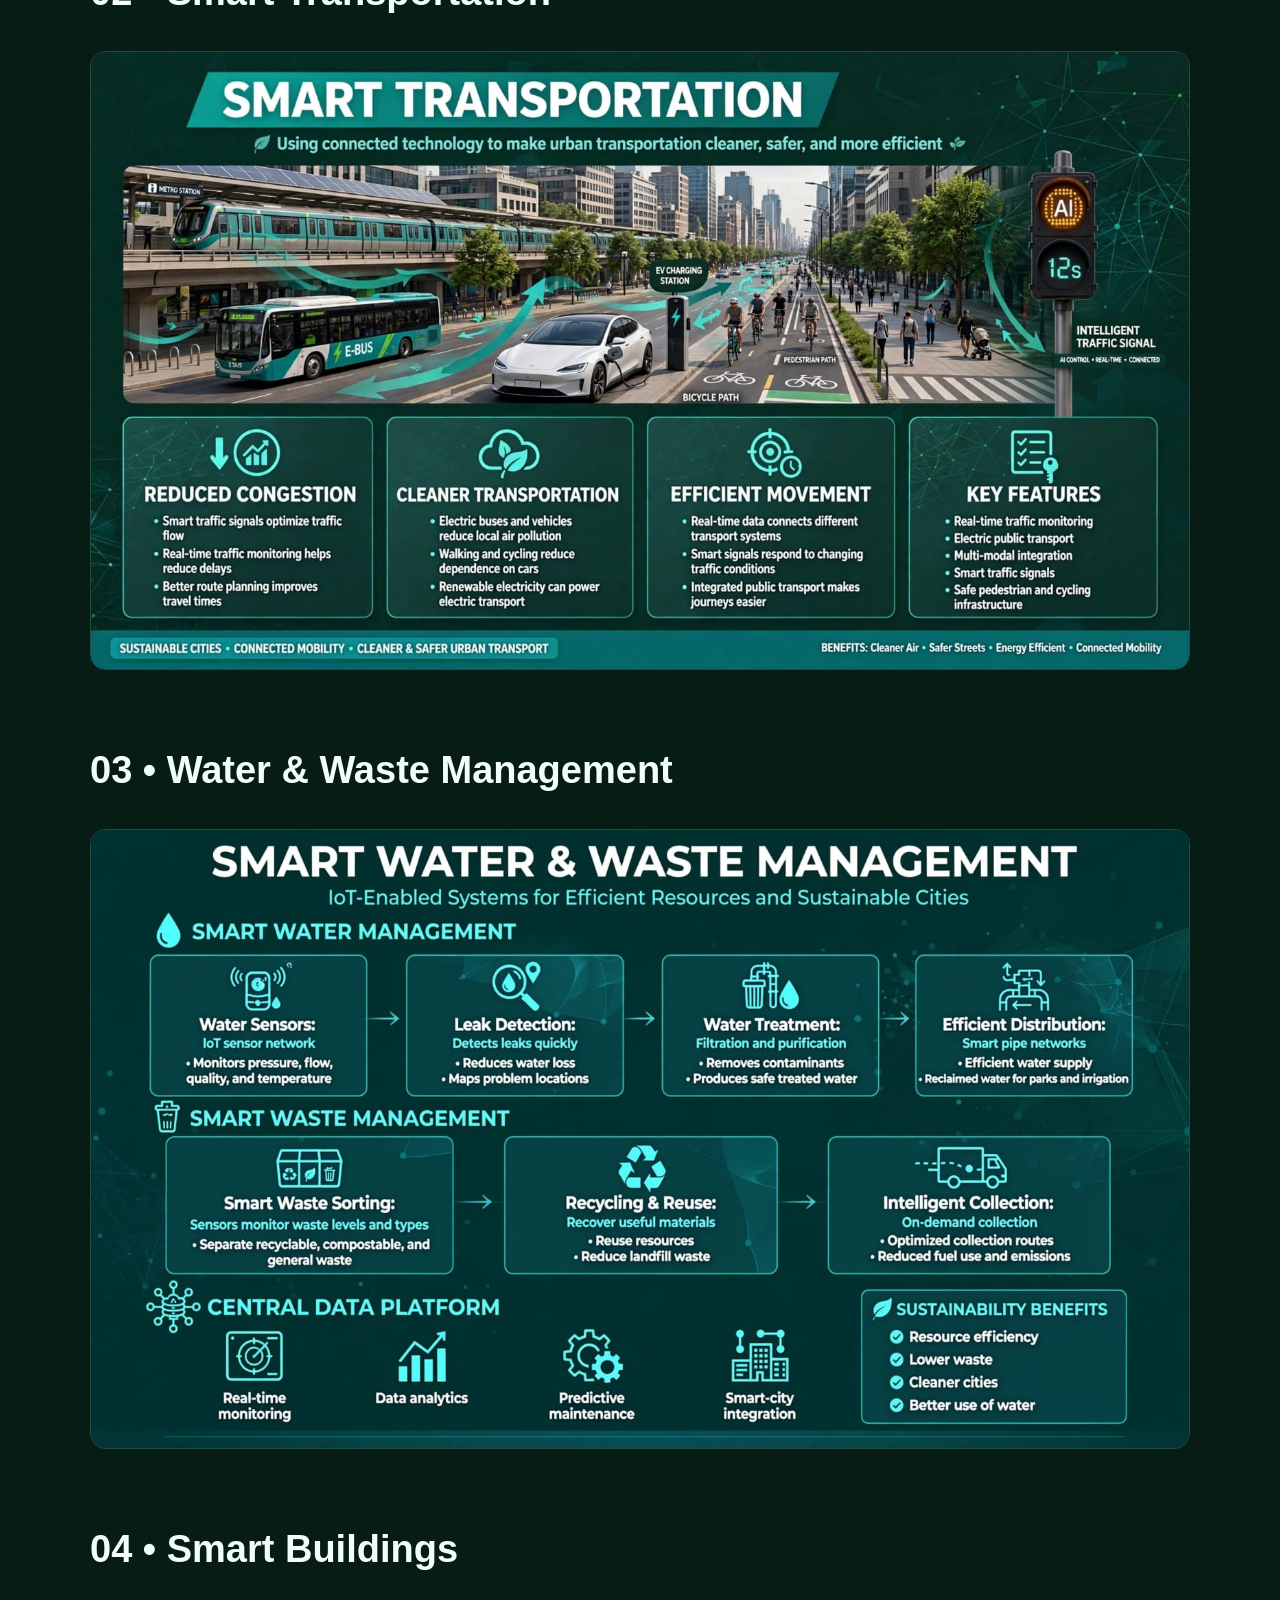
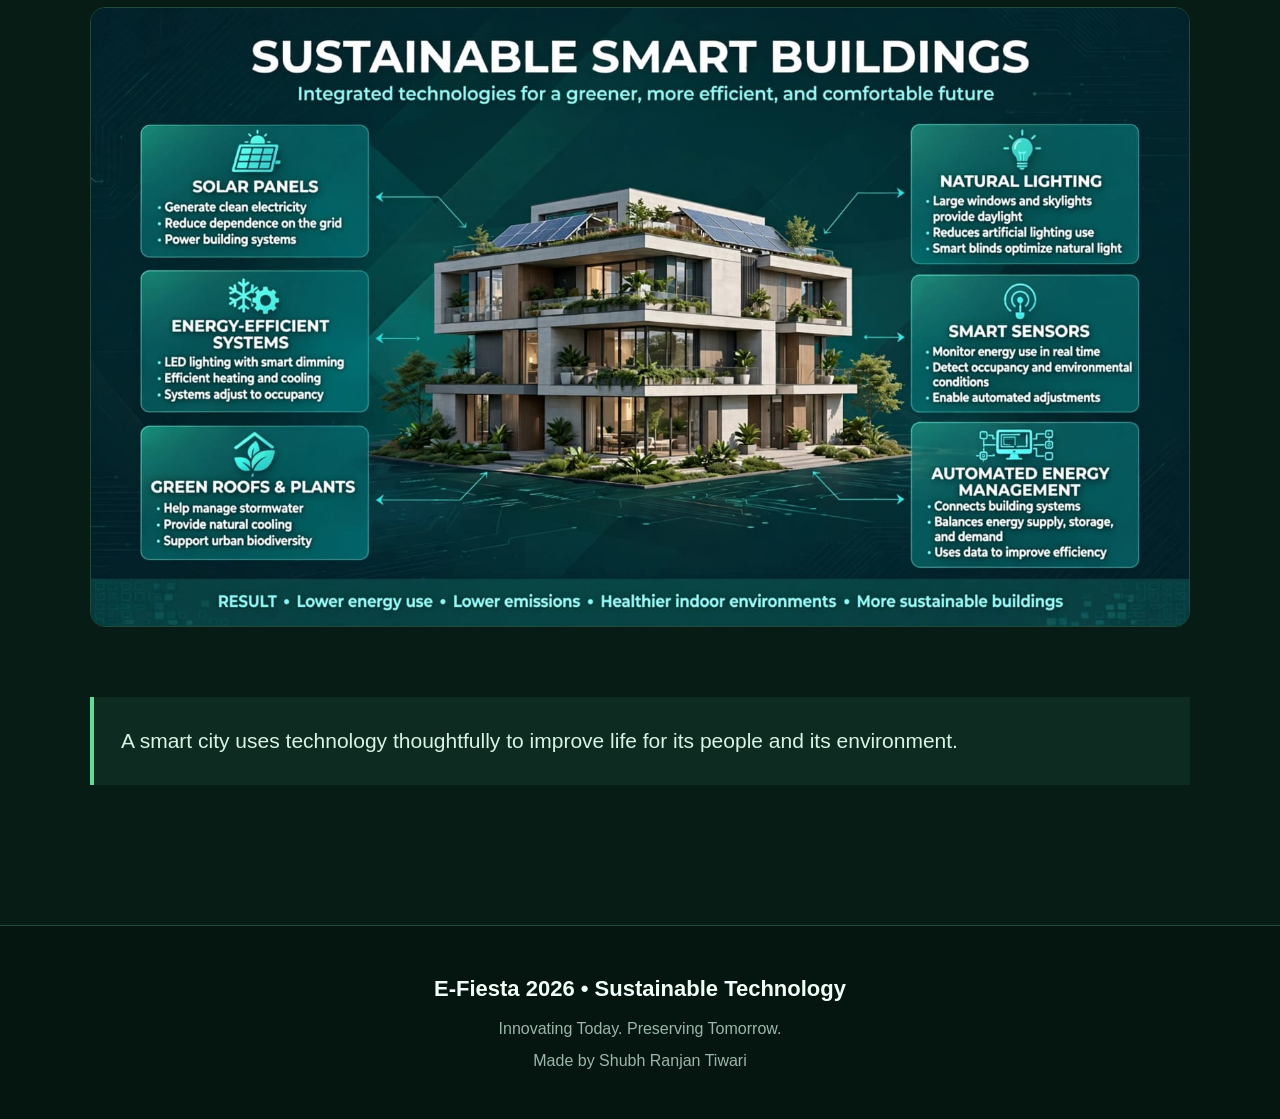
<file: smart-cities.html>
<!DOCTYPE html>
<html lang="en">
	<head>
		<meta charset="UTF-8">
		<meta name="viewport" content="width=device-width,initial-scale=1.0">
		<title>Smart Cities | Sustainable Technology</title>
		<link rel="stylesheet" href="style.css">
	</head>
	<body>
		<header>
			<div class="hero">
				<div class="tag">04 • URBAN INNOVATION</div>
				<h1>Building <span>Smart Cities.</span></h1>
				<p>Innovating today for a cleaner, smarter, and more sustainable tomorrow.</p>
			</div>
		</header>
		<nav>
			<a href="home.html">Home</a>
			<a href="what-is.html">What Is It?</a>
			<a href="clean-energy.html">Clean Energy</a>
			<a class="active" href="smart-cities.html">Smart Cities</a>
			<a href="benefits.html">Benefits & Challenges</a>
			<a href="future.html">Future</a>
		</nav>
		<main>
			<section>
				<h2>01 • The Smart City</h2>
				<img class="topic-image" src="images/smart-cities/13.jpeg">
			</section>
			<section>
				<h2>02 • Smart Transportation</h2>
				<img class="topic-image" src="images/smart-cities/14.jpeg">
			</section>
			<section>
				<h2>03 • Water & Waste Management</h2>
				<img class="topic-image" src="images/smart-cities/15.jpeg">
			</section>
			<section>
				<h2>04 • Smart Buildings</h2>
				<img class="topic-image" src="images/smart-cities/16.jpeg">
			</section>
			<section>
				<div class="quote">A smart city uses technology thoughtfully to improve life for its people and its environment.</div>
			</section>
		</main>
		<footer>
			<h3>E-Fiesta 2026 • Sustainable Technology</h3>
			<p>Innovating Today. Preserving Tomorrow.</p>
			<p>Made by Shubh Ranjan Tiwari</p>
		</footer>
	</body>
</html>
</file>
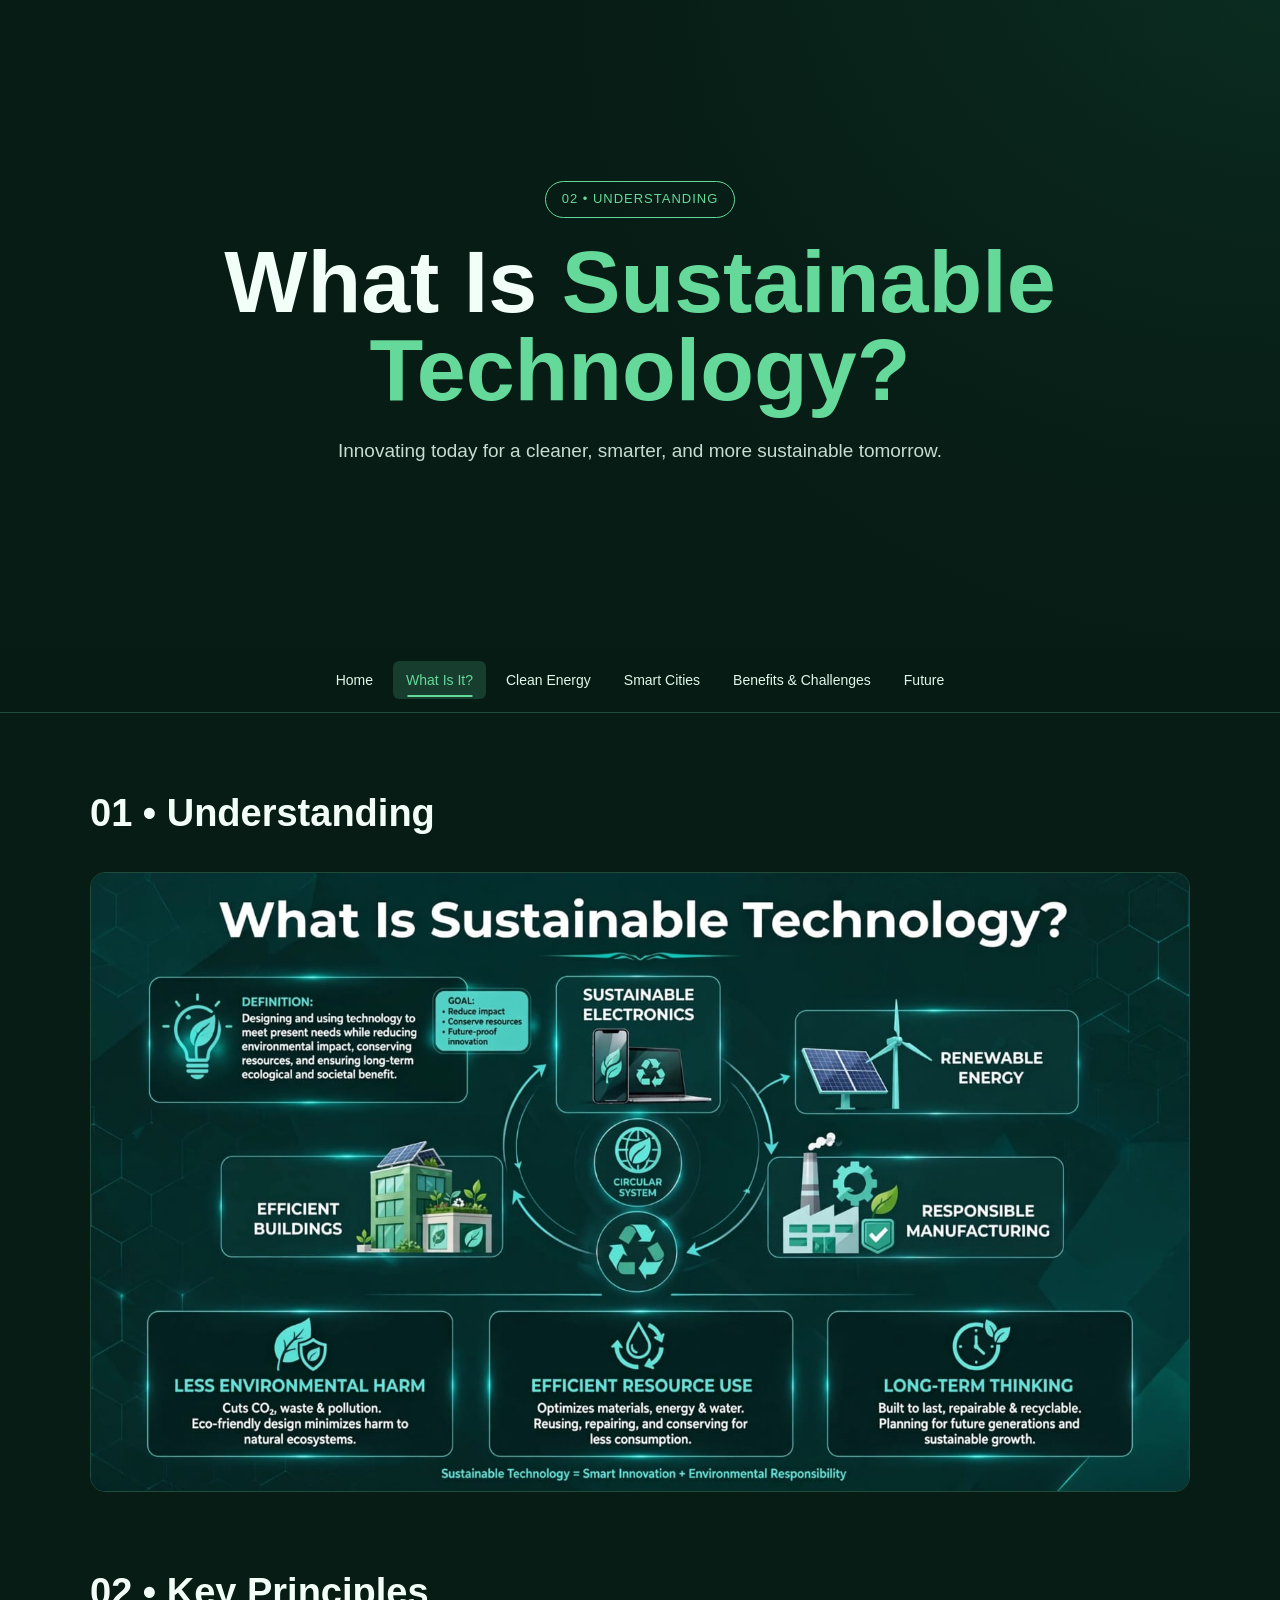
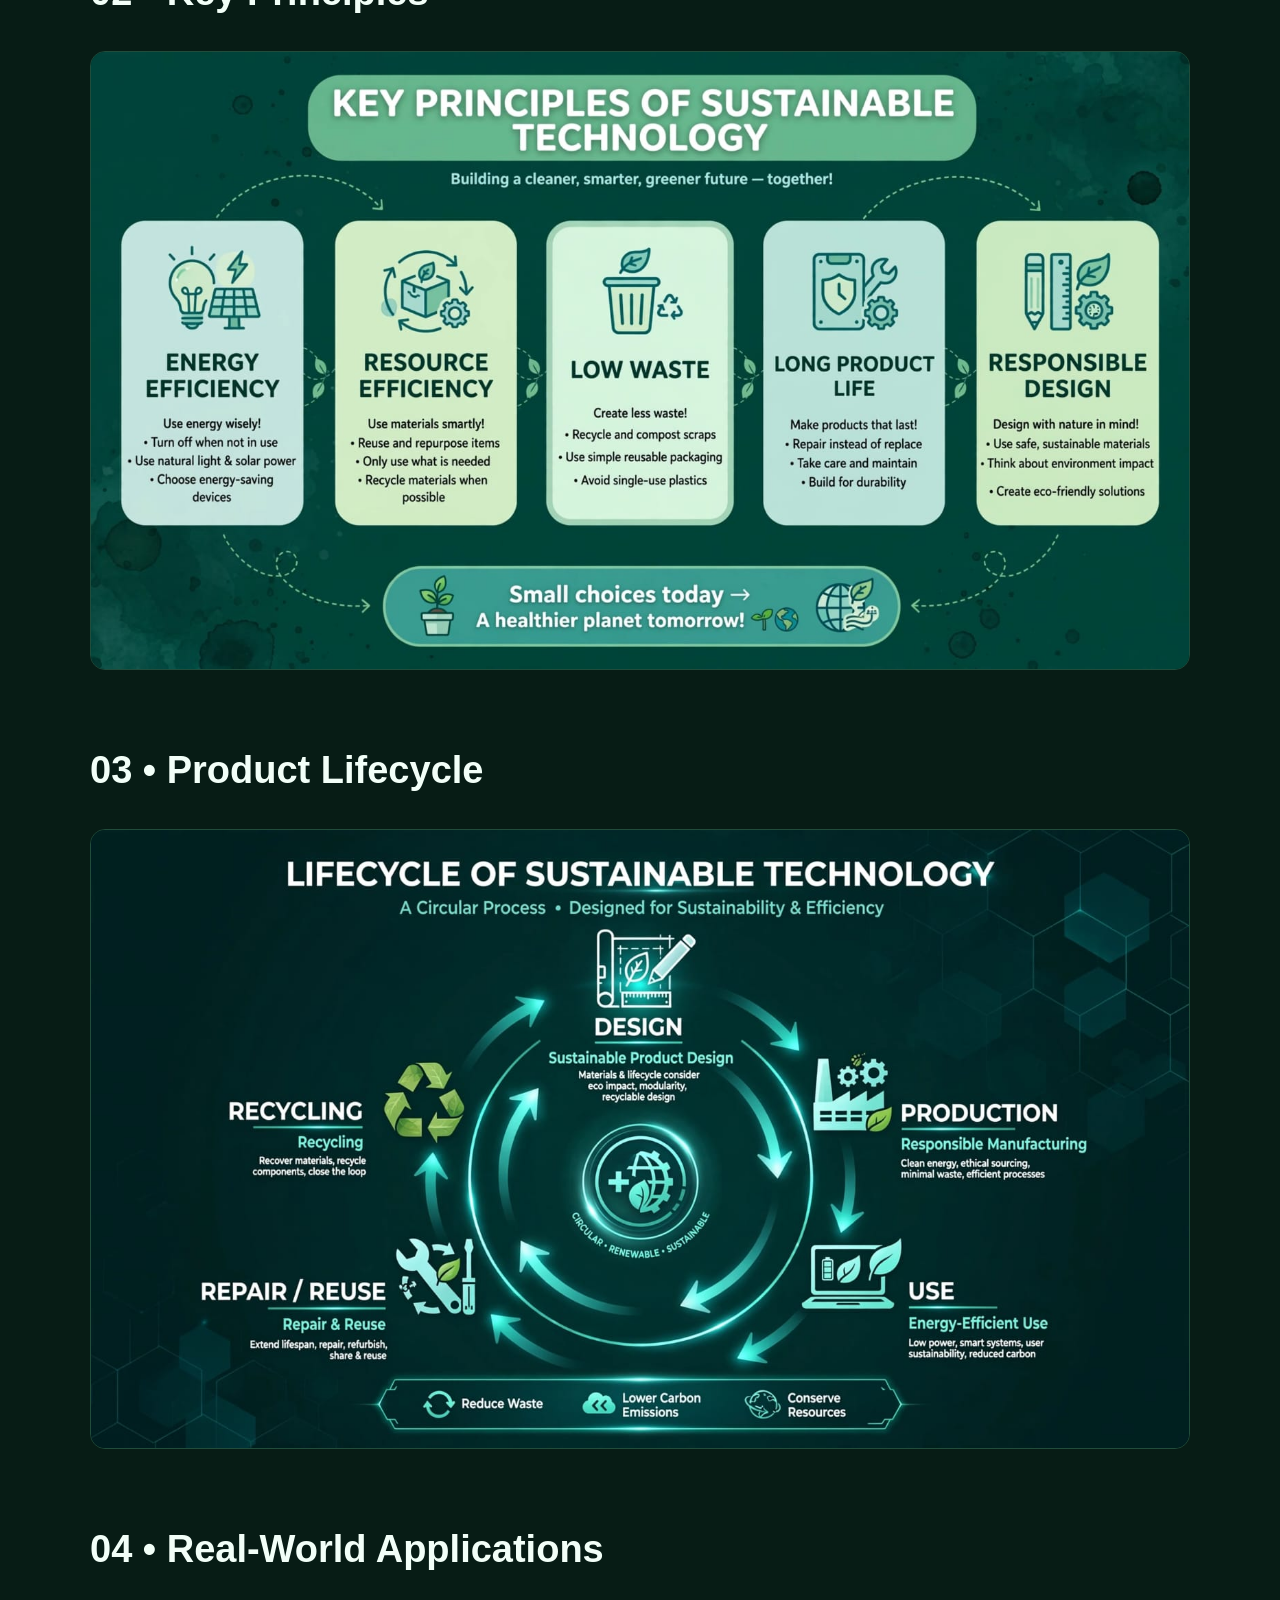
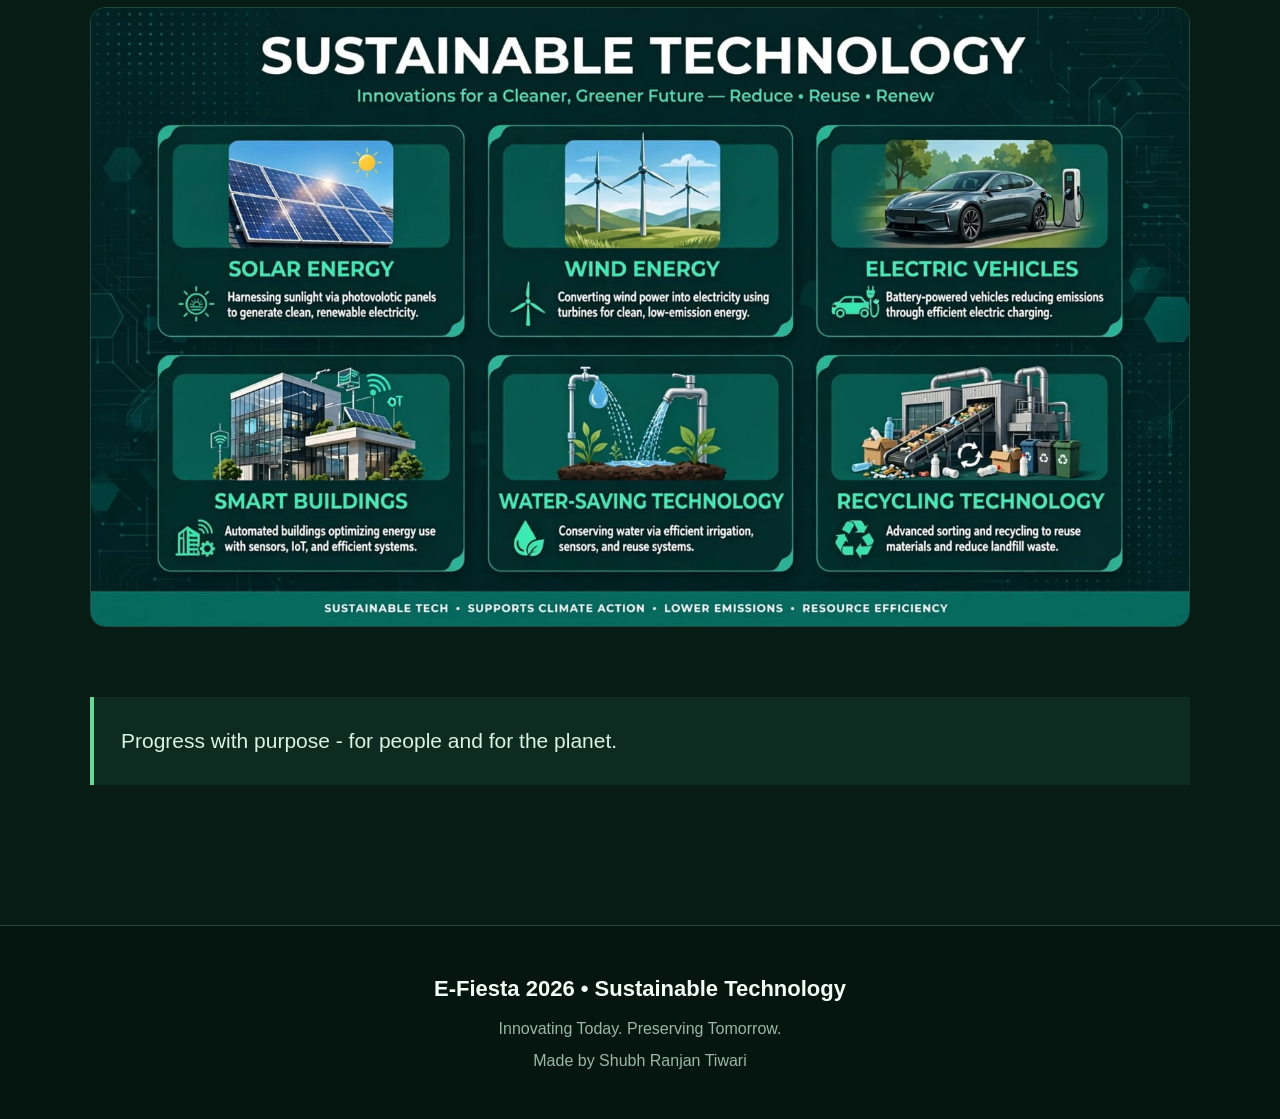
<file: what-is.html>
<!DOCTYPE html>
<html lang="en">
	<head>
		<meta charset="UTF-8">
		<meta name="viewport" content="width=device-width,initial-scale=1.0">
		<title>What Is It? | Sustainable Technology</title>
		<link rel="stylesheet" href="style.css">
	</head>
	<body>
		<header>
			<div class="hero">
				<div class="tag">02 • UNDERSTANDING</div>
				<h1>What Is <span>Sustainable Technology?</span></h1>
				<p>Innovating today for a cleaner, smarter, and more sustainable tomorrow.</p>
			</div>
		</header>
		<nav>
			<a href="home.html">Home</a>
			<a class="active" href="what-is.html">What Is It?</a>
			<a href="clean-energy.html">Clean Energy</a>
			<a href="smart-cities.html">Smart Cities</a>
			<a href="benefits.html">Benefits & Challenges</a>
			<a href="future.html">Future</a>
		</nav>
		<main>
			<section>
				<h2>01 • Understanding</h2>
				<img class="topic-image" src="images/what-is/04.jpeg">
			</section>
			<section>
				<h2>02 • Key Principles</h2>
				<img class="topic-image" src="images/what-is/05.jpeg">
			</section>
			<section>
				<h2>03 • Product Lifecycle</h2>
				<img class="topic-image" src="images/what-is/06.jpeg">
			</section>
			<section>
				<h2>04 • Real-World Applications</h2>
				<img class="topic-image" src="images/what-is/07.jpeg">
			</section>
			<section>
				<div class="quote">Progress with purpose - for people and for the planet.</div>
			</section>
		</main>
		<footer>
			<h3>E-Fiesta 2026 • Sustainable Technology</h3>
			<p>Innovating Today. Preserving Tomorrow.</p>
			<p>Made by Shubh Ranjan Tiwari</p>
		</footer>
	</body>
</html>
</file>
<file: style.css>
* {
    margin: 0;
    padding: 0;
    box-sizing: border-box
}

html {
    scroll-behavior: smooth
}

body {
    font-family: Arial, Helvetica, sans-serif;
    line-height: 1.6;
    background: #071c15;
    color: #f2fff8
}

header {
    min-height: 72vh;
    display: flex;
    align-items: center;
    justify-content: center;
    padding: 40px 20px;
    text-align: center;
    background:
        linear-gradient(#071c15cc, #071c15f2),
        radial-gradient(circle at top right, #1b6b4d, transparent 50%)
}

.hero {
    max-width: 900px
}

.tag {
    display: inline-block;
    padding: 7px 16px;
    margin-bottom: 20px;
    border: 1px solid #65d99a;
    border-radius: 30px;
    color: #65d99a;
    font-size: 13px;
    letter-spacing: 1px;
    animation: up .6s both
}

h1 {
    margin-bottom: 22px;
    font-size: clamp(44px, 8vw, 88px);
    line-height: 1;
    animation: up .7s .1s both
}

h1 span {
    color: #65d99a
}

.hero p,
.intro {
    color: #c7ddd2
}

.hero p {
    max-width: 720px;
    margin: auto;
    font-size: 19px;
    animation: up .7s .2s both
}

.intro {
    max-width: 850px;
    font-size: 18px
}

.button {
    display: inline-block;
    margin-top: 28px;
    padding: 13px 26px;
    border-radius: 8px;
    background: #65d99a;
    color: #071c15;
    font-weight: bold;
    text-decoration: none;
    animation: up .7s .3s both;
    transition: .25s
}

.button:hover {
    transform: translateY(-3px);
    box-shadow: 0 8px 20px #0005
}

nav {
    position: sticky;
    top: 0;
    z-index: 10;
    display: flex;
    justify-content: center;
    flex-wrap: wrap;
    gap: 7px;
    padding: 13px;
    background: #071c15f7;
    border-bottom: 1px solid #214c3b
}

nav a {
    position: relative;
    padding: 8px 13px;
    border-radius: 6px;
    color: #dff8ea;
    font-size: 14px;
    text-decoration: none;
    transition: .25s
}

nav a:hover,
nav a.active {
    background: #163d2d;
    color: #65d99a
}

nav a::after {
    content: "";
    position: absolute;
    left: 50%;
    bottom: 2px;
    width: 0;
    height: 2px;
    background: #65d99a;
    transform: translateX(-50%);
    transition: .25s
}

nav a:hover::after,
nav a.active::after {
    width: 70%
}

main {
    max-width: 1150px;
    margin: auto;
    padding: 70px 25px
}

section {
    margin-bottom: 70px;
    animation: up .7s both
}

.section-title {
    margin-bottom: 28px
}

.section-title span {
    color: #65d99a;
    font-size: 13px;
    text-transform: uppercase;
    letter-spacing: 2px
}

h2 {
    font-size: 38px
}

h3 {
    margin-bottom: 10px;
    font-size: 22px
}

.topic-image {
    width: 100%;
    display: block;
    margin: 28px 0;
    border: 1px solid #214c3b;
    border-radius: 15px;
    transition: .3s;
    animation: up .7s both
}

.topic-image:hover {
    transform: translateY(-6px) scale(1.01);
    border-color: #65d99a;
    box-shadow: 0 15px 35px #0006
}

.feature-box,
.link-box {
    margin-top: 25px;
    padding: 30px;
    border: 1px solid #285741;
    border-radius: 15px;
    background: linear-gradient(135deg, #123b2b, #0b251c)
}

.feature-box ul {
    list-style: none
}

.feature-box li {
    padding: 9px 0;
    border-bottom: 1px solid #244837
}

.feature-box li:last-child {
    border: 0
}

.feature-box li::before {
    content: "✓";
    margin-right: 9px;
    color: #65d99a;
    font-weight: bold
}

.quote {
    margin-top: 35px;
    padding: 27px;
    border-left: 4px solid #65d99a;
    background: #0d2b20;
    color: #d9f3e5;
    font-size: 21px
}

.link-box {
    text-align: center
}

.link-box a {
    color: #65d99a;
    font-weight: bold;
    text-decoration: underline
}

.link-box a:hover {
    color: #a5f5c8
}

footer {
    padding: 45px 20px;
    border-top: 1px solid #214c3b;
    background: #05150f;
    text-align: center
}

footer p {
    margin-top: 7px;
    color: #9bb7aa
}

@media(max-width:550px) {
    nav {
        justify-content: flex-start;
        flex-wrap: nowrap;
        overflow-x: auto
    }
    h2 {
        font-size: 31px
    }
    main {
        padding: 50px 18px
    }
    .page-hero {
        min-height: 40vh
    }
}

@keyframes up {
    from {
        opacity: 0;
        transform: translateY(20px)
    }
    to {
        opacity: 1;
        transform: translateY(0)
    }
}
</file>
